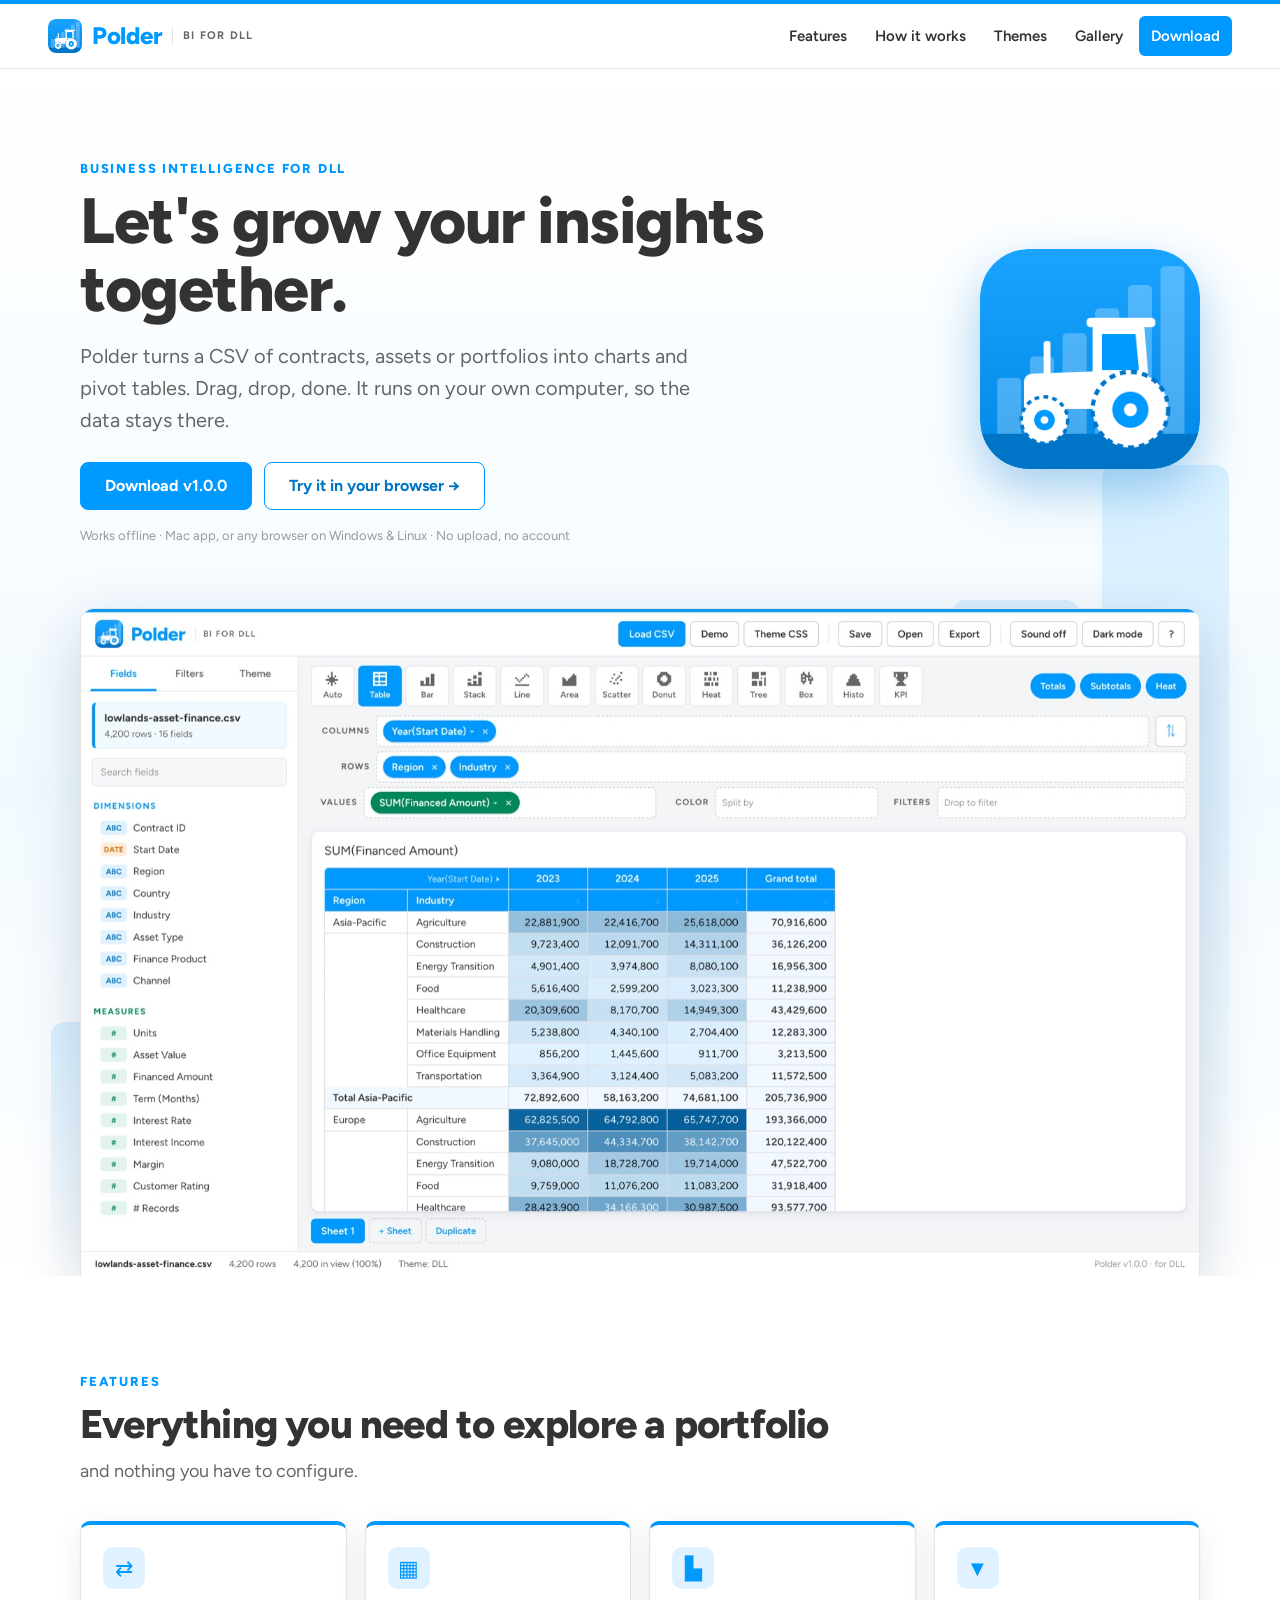
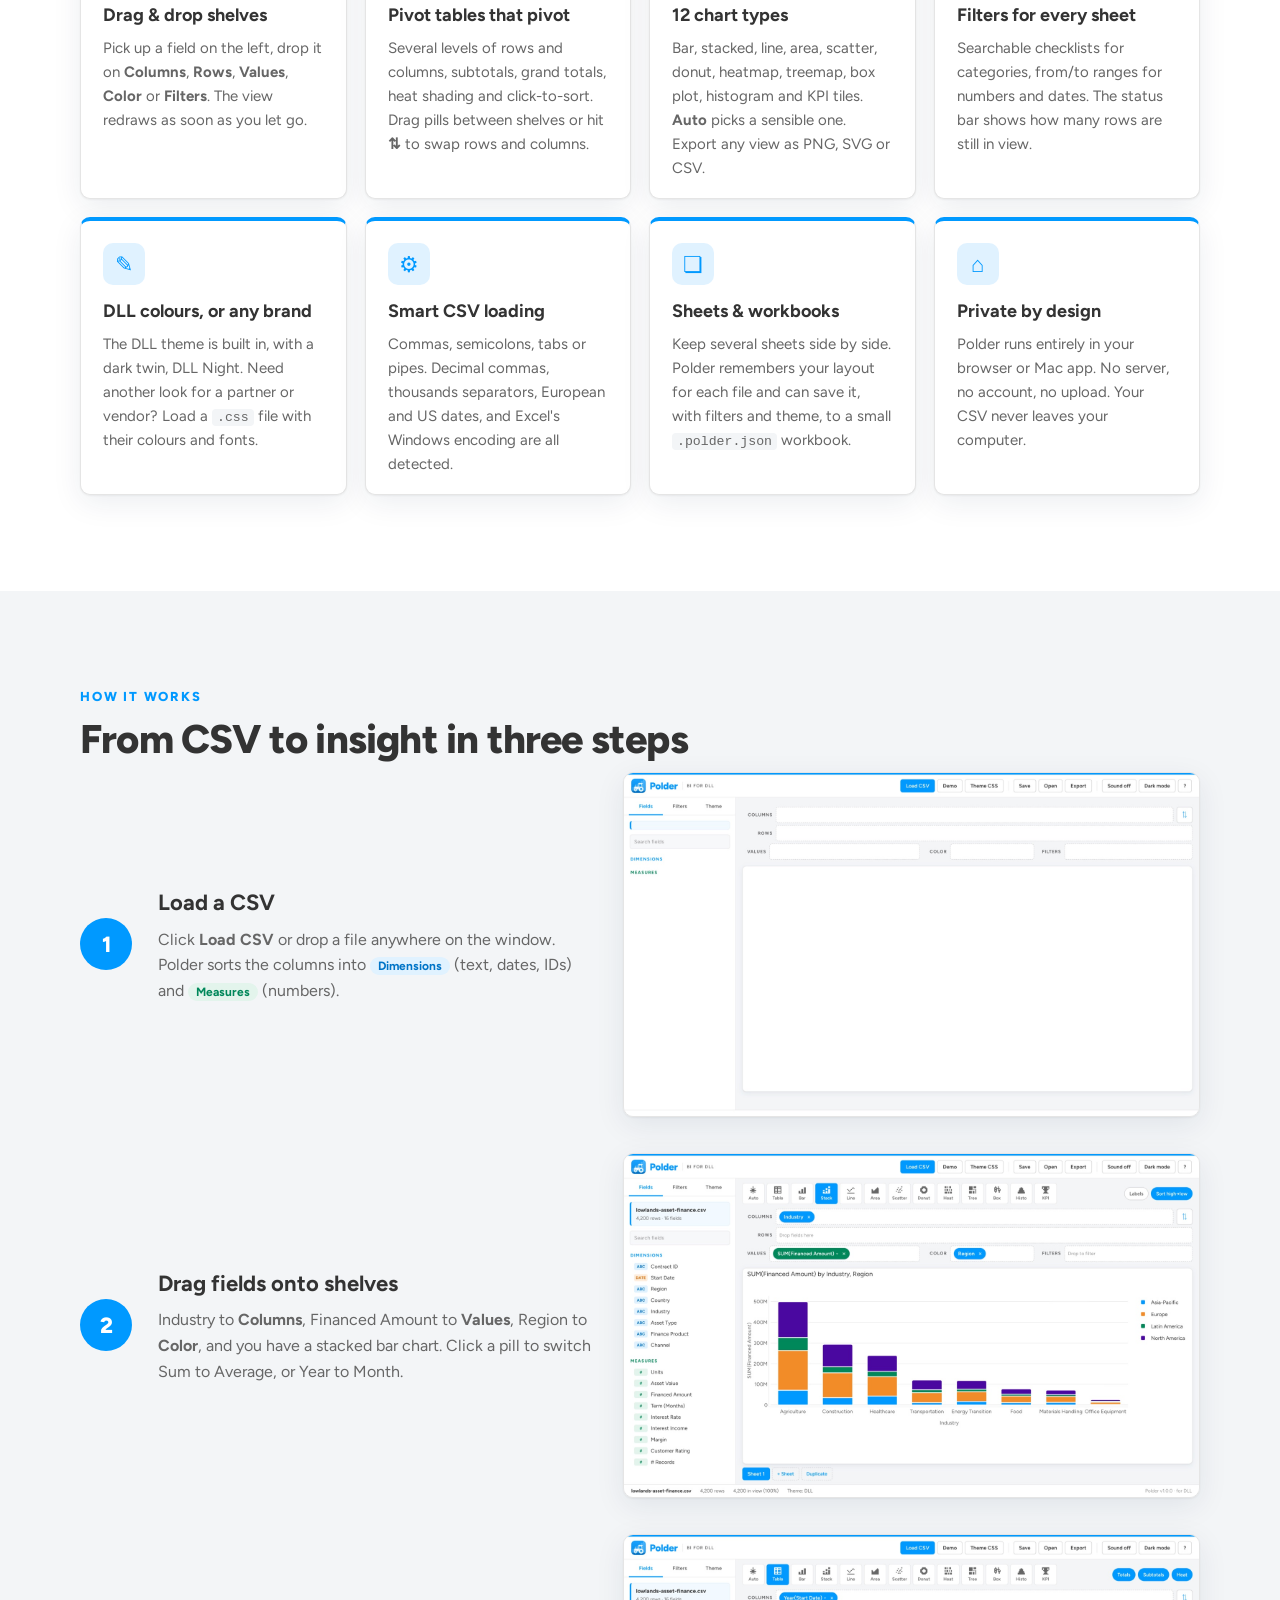
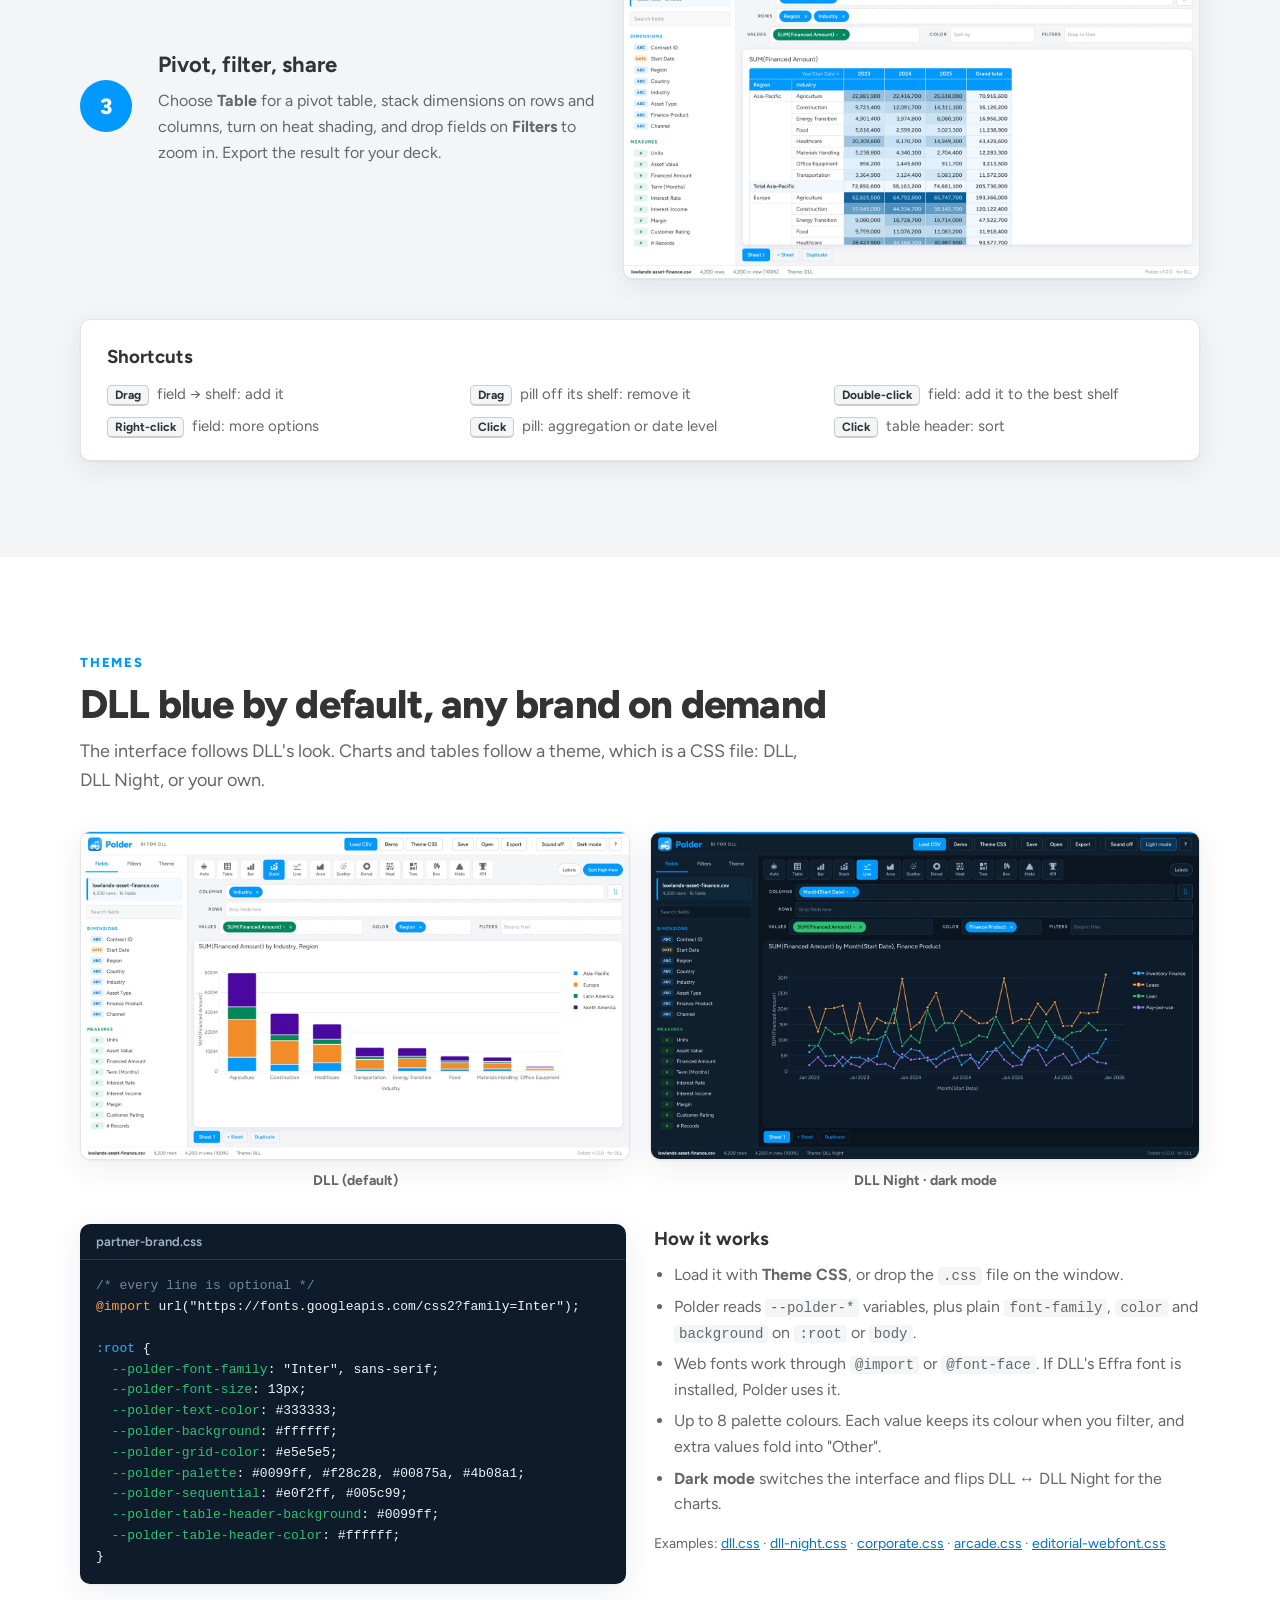
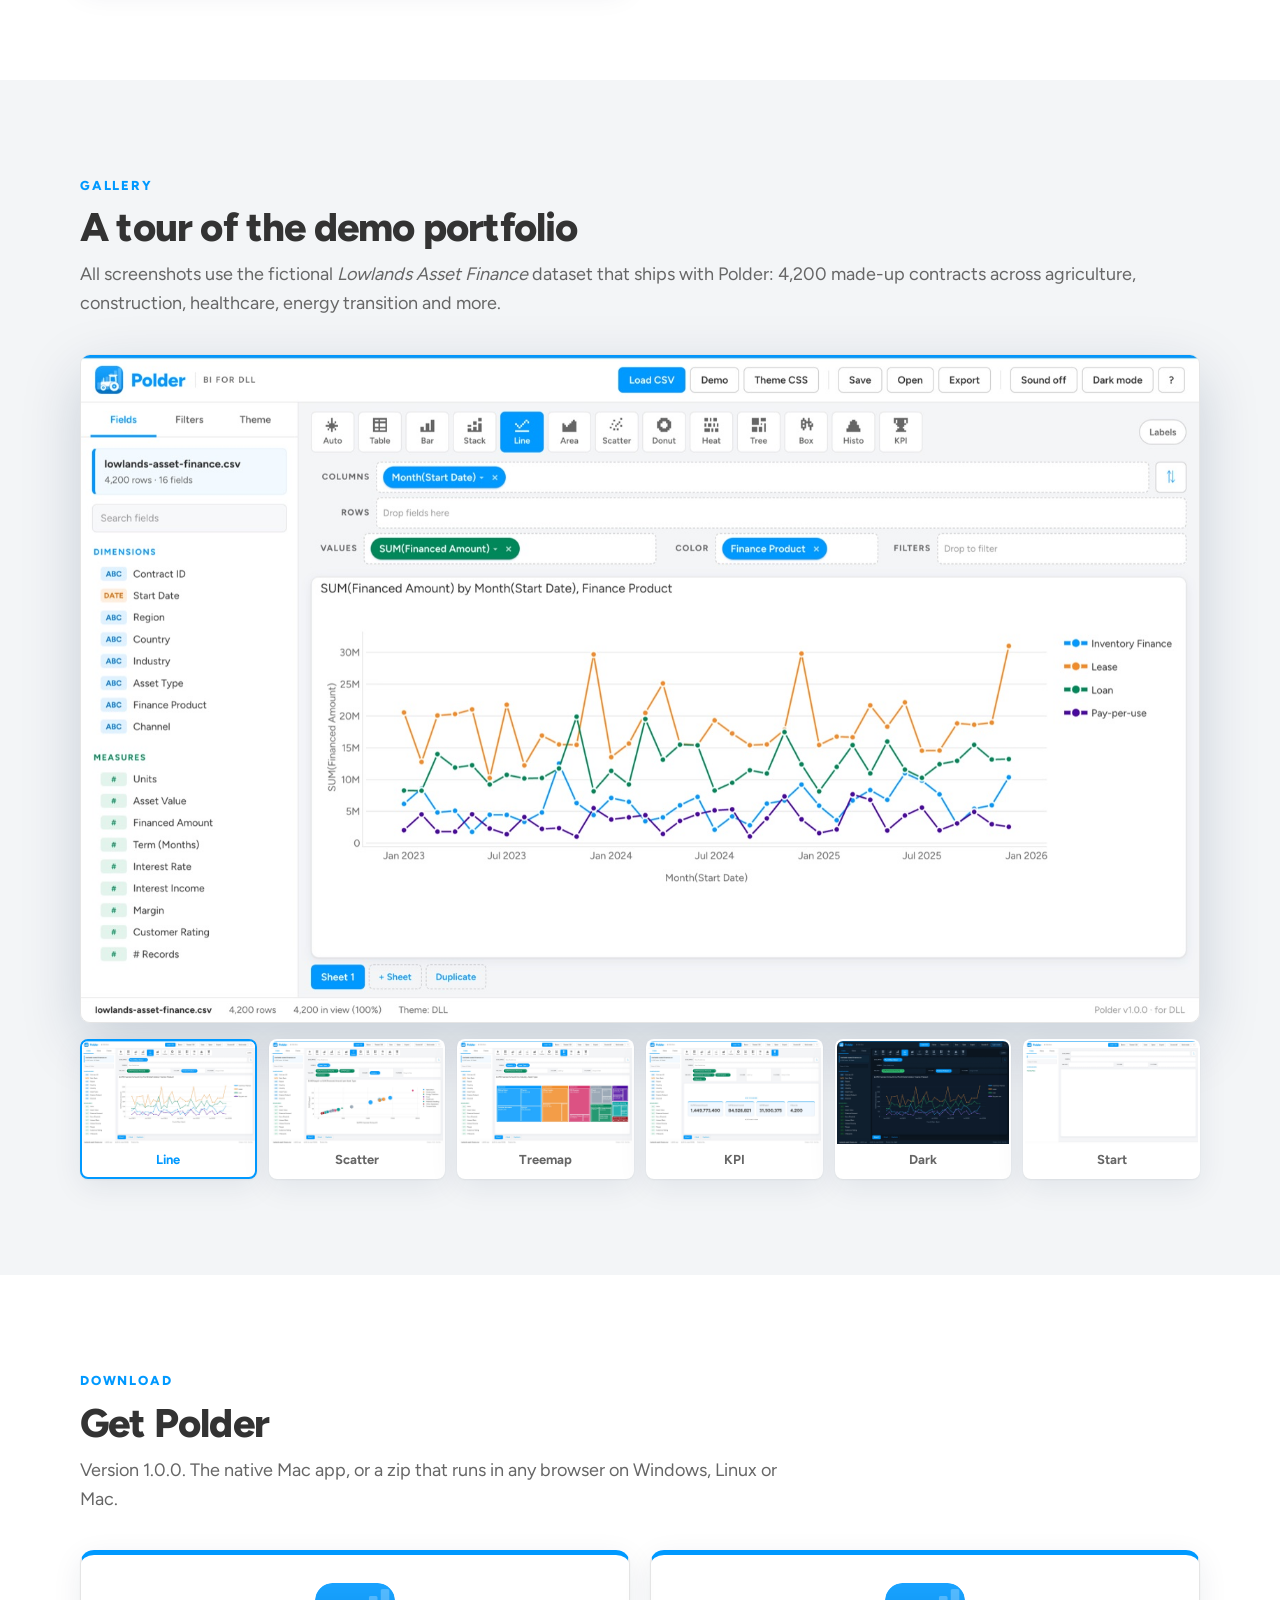
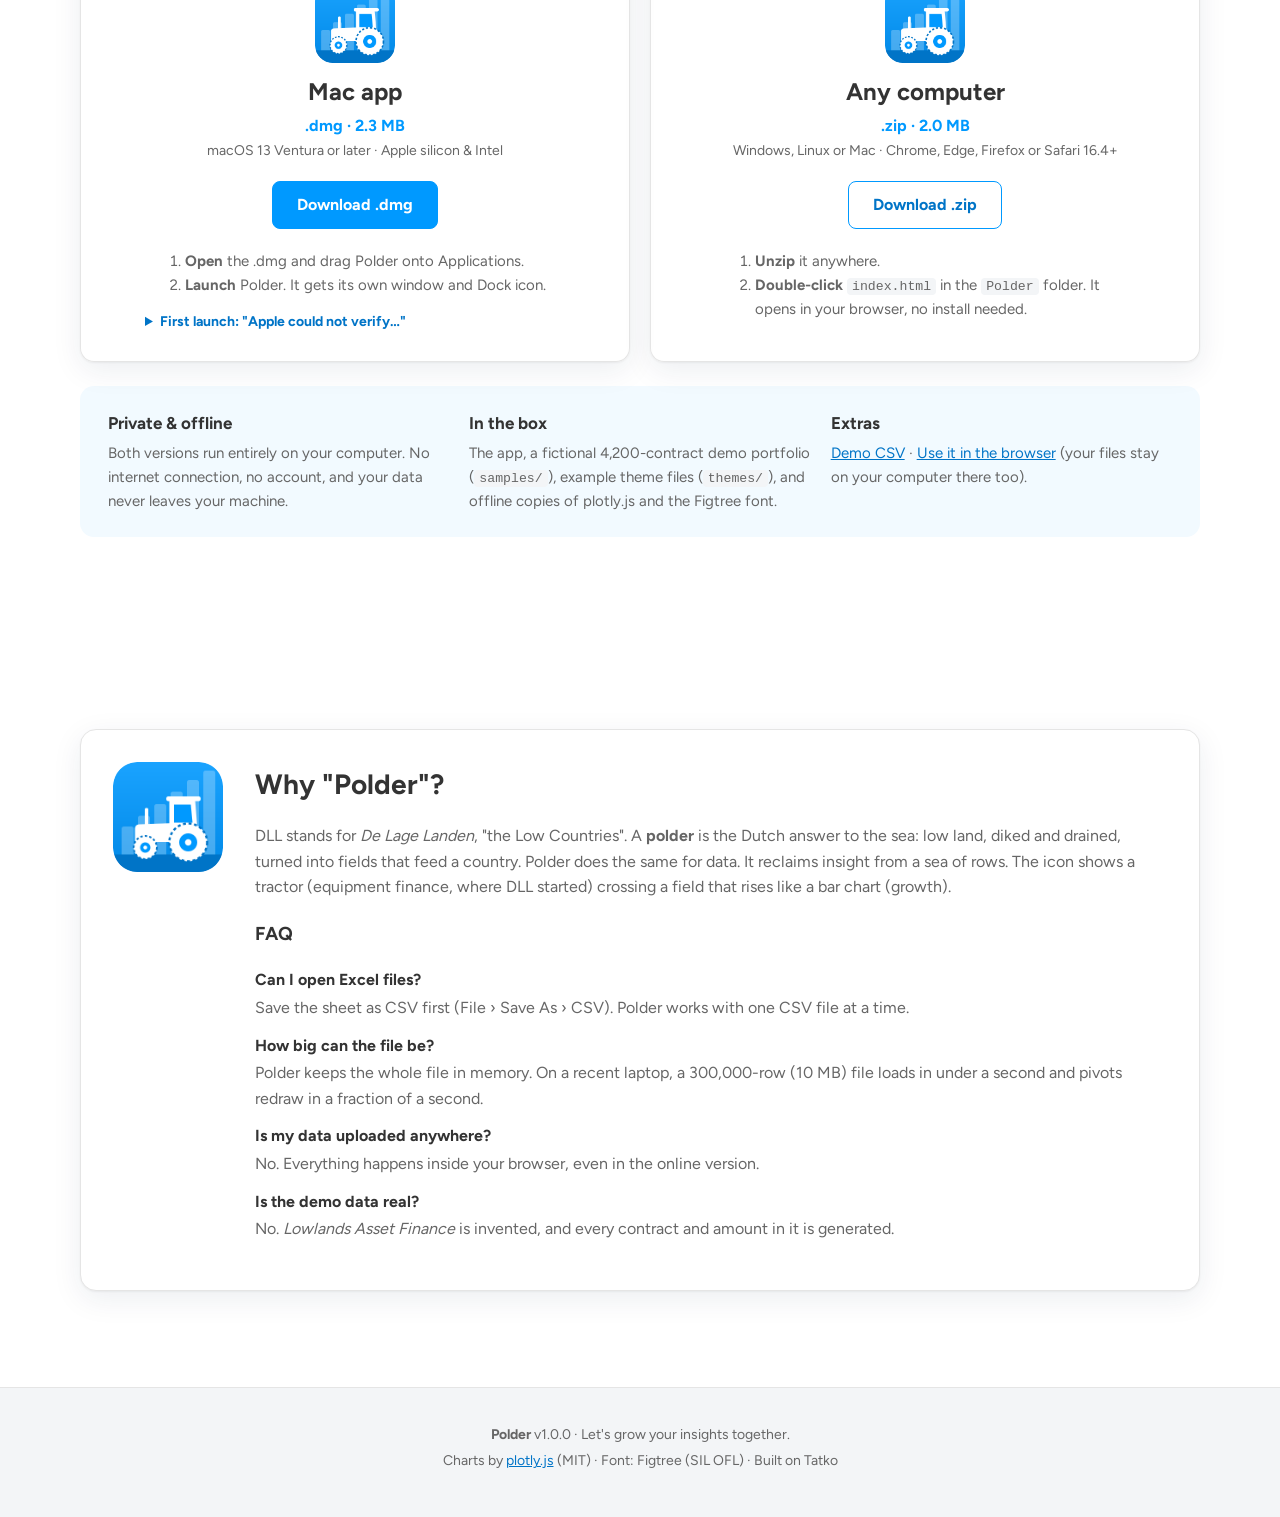
<file: index.html>
<!doctype html>
<html lang="en">
<head>
  <meta charset="utf-8">
  <meta name="viewport" content="width=device-width, initial-scale=1">
  <title>Polder · Business intelligence for DLL</title>
  <meta name="description" content="Polder turns any CSV file into charts and pivot tables by drag and drop. Offline, private, and dressed in DLL blue.">
  <meta property="og:title" content="Polder · BI for DLL">
  <meta property="og:description" content="Let's grow your insights together. Drag-and-drop business intelligence for one CSV file.">
  <meta property="og:image" content="assets/screens/table.jpg">
  <link rel="icon" href="assets/favicon.ico" sizes="any">
  <link rel="icon" type="image/png" sizes="32x32" href="assets/icon-32.png">
  <link rel="apple-touch-icon" href="assets/icon-180.png">
  <link rel="stylesheet" href="assets/fonts.css">
  <link rel="stylesheet" href="css/site.css">
</head>
<body>
  <a class="skip" href="#download">Skip to download</a>

  <header class="nav">
    <a class="nav-brand" href="#top"><img src="assets/icon-64.png" alt="" width="34" height="34"><span>Polder</span><small>BI for DLL</small></a>
    <nav class="nav-links" aria-label="Sections">
      <a href="#features">Features</a>
      <a href="#how">How it works</a>
      <a href="#themes">Themes</a>
      <a href="#gallery">Gallery</a>
      <a class="nav-cta" href="#download">Download</a>
    </nav>
  </header>

  <main id="top">
    <!-- ============================================================ HERO -->
    <section class="hero">
      <div class="hero-bars" aria-hidden="true"><span></span><span></span><span></span><span></span><span></span><span></span><span></span><span></span></div>
      <div class="hero-inner">
        <div class="hero-text">
          <p class="eyebrow">Business intelligence for DLL</p>
          <h1 class="logo">Let's grow your insights together.</h1>
          <p class="tagline">Polder turns a CSV of contracts, assets or portfolios into charts and pivot tables. Drag, drop, done. It runs on your own computer, so the data stays there.</p>
          <div class="cta-row">
            <a class="btn btn-primary big" href="#download">Download v<span data-version>1.0.0</span></a>
            <a class="btn big" href="play/index.html#demo&amp;preset=table">Try it in your browser →</a>
          </div>
          <p class="fineprint">Works offline · Mac app, or any browser on Windows &amp; Linux · No upload, no account</p>
        </div>
        <img class="hero-icon" src="assets/icon-256.png" alt="Polder icon: a white tractor driving over a rising bar chart on a DLL-blue tile" width="200" height="200">
      </div>
      <figure class="hero-shot">
        <img src="assets/screens/table.jpg" alt="Polder pivot table: financed amount by region and industry in rows, years in columns, with heat shading, subtotals and grand totals" width="1600" height="955">
      </figure>
    </section>

    <!-- ======================================================== FEATURES -->
    <section class="section" id="features">
      <p class="kicker">Features</p>
      <h2 class="section-title">Everything you need to explore a portfolio</h2>
      <p class="lede">and nothing you have to configure.</p>
      <div class="cards">
        <article class="card"><div class="card-icon" aria-hidden="true">⇄</div><h3>Drag &amp; drop shelves</h3>
          <p>Pick up a field on the left, drop it on <b>Columns</b>, <b>Rows</b>, <b>Values</b>, <b>Color</b> or <b>Filters</b>. The view redraws as soon as you let go.</p></article>
        <article class="card"><div class="card-icon" aria-hidden="true">▦</div><h3>Pivot tables that pivot</h3>
          <p>Several levels of rows and columns, subtotals, grand totals, heat shading and click-to-sort. Drag pills between shelves or hit <b>⇅</b> to swap rows and columns.</p></article>
        <article class="card"><div class="card-icon" aria-hidden="true">▙</div><h3>12 chart types</h3>
          <p>Bar, stacked, line, area, scatter, donut, heatmap, treemap, box plot, histogram and KPI tiles. <b>Auto</b> picks a sensible one. Export any view as PNG, SVG or CSV.</p></article>
        <article class="card"><div class="card-icon" aria-hidden="true">▼</div><h3>Filters for every sheet</h3>
          <p>Searchable checklists for categories, from/to ranges for numbers and dates. The status bar shows how many rows are still in view.</p></article>
        <article class="card"><div class="card-icon" aria-hidden="true">✎</div><h3>DLL colours, or any brand</h3>
          <p>The DLL theme is built in, with a dark twin, DLL Night. Need another look for a partner or vendor? Load a <code>.css</code> file with their colours and fonts.</p></article>
        <article class="card"><div class="card-icon" aria-hidden="true">⚙</div><h3>Smart CSV loading</h3>
          <p>Commas, semicolons, tabs or pipes. Decimal commas, thousands separators, European and US dates, and Excel's Windows encoding are all detected.</p></article>
        <article class="card"><div class="card-icon" aria-hidden="true">❏</div><h3>Sheets &amp; workbooks</h3>
          <p>Keep several sheets side by side. Polder remembers your layout for each file and can save it, with filters and theme, to a small <code>.polder.json</code> workbook.</p></article>
        <article class="card"><div class="card-icon" aria-hidden="true">⌂</div><h3>Private by design</h3>
          <p>Polder runs entirely in your browser or Mac app. No server, no account, no upload. Your CSV never leaves your computer.</p></article>
      </div>
    </section>

    <!-- ===================================================== HOW IT WORKS -->
    <section class="section alt" id="how">
      <p class="kicker">How it works</p>
      <h2 class="section-title">From CSV to insight in three steps</h2>
      <ol class="steps">
        <li class="step">
          <div class="step-num">1</div>
          <div class="step-body"><h3>Load a CSV</h3>
            <p>Click <b>Load CSV</b> or drop a file anywhere on the window. Polder sorts the columns into <span class="tag dim">Dimensions</span> (text, dates, IDs) and <span class="tag mea">Measures</span> (numbers).</p></div>
          <img src="assets/screens/splash.jpg" alt="Polder start screen with Load CSV and demo buttons" loading="lazy" width="1600" height="955">
        </li>
        <li class="step">
          <div class="step-num">2</div>
          <div class="step-body"><h3>Drag fields onto shelves</h3>
            <p>Industry to <b>Columns</b>, Financed Amount to <b>Values</b>, Region to <b>Color</b>, and you have a stacked bar chart. Click a pill to switch Sum to Average, or Year to Month.</p></div>
          <img src="assets/screens/bar.jpg" alt="Stacked bar chart of financed amount by industry, split by region" loading="lazy" width="1600" height="955">
        </li>
        <li class="step">
          <div class="step-num">3</div>
          <div class="step-body"><h3>Pivot, filter, share</h3>
            <p>Choose <b>Table</b> for a pivot table, stack dimensions on rows and columns, turn on heat shading, and drop fields on <b>Filters</b> to zoom in. Export the result for your deck.</p></div>
          <img src="assets/screens/table.jpg" alt="Pivot table with years in columns and region and industry in rows" loading="lazy" width="1600" height="955">
        </li>
      </ol>
      <div class="controls">
        <h3>Shortcuts</h3>
        <ul>
          <li><kbd>Drag</kbd> field → shelf: add it</li>
          <li><kbd>Drag</kbd> pill off its shelf: remove it</li>
          <li><kbd>Double-click</kbd> field: add it to the best shelf</li>
          <li><kbd>Right-click</kbd> field: more options</li>
          <li><kbd>Click</kbd> pill: aggregation or date level</li>
          <li><kbd>Click</kbd> table header: sort</li>
        </ul>
      </div>
    </section>

    <!-- ============================================================ THEMES -->
    <section class="section" id="themes">
      <p class="kicker">Themes</p>
      <h2 class="section-title">DLL blue by default, any brand on demand</h2>
      <p class="lede">The interface follows DLL's look. Charts and tables follow a theme, which is a CSS file: DLL, DLL Night, or your own.</p>
      <div class="theme-split">
        <figure class="shot"><img src="assets/screens/bar.jpg" alt="Stacked bar chart in the default DLL theme" loading="lazy" width="1600" height="955"><figcaption>DLL (default)</figcaption></figure>
        <figure class="shot"><img src="assets/screens/dark.jpg" alt="Line chart in dark mode with the DLL Night theme" loading="lazy" width="1600" height="955"><figcaption>DLL Night · dark mode</figcaption></figure>
      </div>
      <div class="theme-code">
        <div class="code-box">
          <div class="code-head">partner-brand.css</div>
<pre><code><span class="c">/* every line is optional */</span>
<span class="k">@import</span> url("https://fonts.googleapis.com/css2?family=Inter");

<span class="s">:root</span> {
  <span class="p">--polder-font-family</span>: "Inter", sans-serif;
  <span class="p">--polder-font-size</span>: 13px;
  <span class="p">--polder-text-color</span>: #333333;
  <span class="p">--polder-background</span>: #ffffff;
  <span class="p">--polder-grid-color</span>: #e5e5e5;
  <span class="p">--polder-palette</span>: #0099ff, #f28c28, #00875a, #4b08a1;
  <span class="p">--polder-sequential</span>: #e0f2ff, #005c99;
  <span class="p">--polder-table-header-background</span>: #0099ff;
  <span class="p">--polder-table-header-color</span>: #ffffff;
}</code></pre>
        </div>
        <div class="theme-notes">
          <h3>How it works</h3>
          <ul>
            <li>Load it with <b>Theme CSS</b>, or drop the <code>.css</code> file on the window.</li>
            <li>Polder reads <code>--polder-*</code> variables, plus plain <code>font-family</code>, <code>color</code> and <code>background</code> on <code>:root</code> or <code>body</code>.</li>
            <li>Web fonts work through <code>@import</code> or <code>@font-face</code>. If DLL's Effra font is installed, Polder uses it.</li>
            <li>Up to 8 palette colours. Each value keeps its colour when you filter, and extra values fold into "Other".</li>
            <li><b>Dark mode</b> switches the interface and flips DLL ↔ DLL Night for the charts.</li>
          </ul>
          <p class="dl-themes">Examples:
            <a href="download/dll.css" download>dll.css</a> ·
            <a href="download/dll-night.css" download>dll-night.css</a> ·
            <a href="download/corporate.css" download>corporate.css</a> ·
            <a href="download/arcade.css" download>arcade.css</a> ·
            <a href="download/editorial-webfont.css" download>editorial-webfont.css</a></p>
        </div>
      </div>
    </section>

    <!-- =========================================================== GALLERY -->
    <section class="section alt" id="gallery">
      <p class="kicker">Gallery</p>
      <h2 class="section-title">A tour of the demo portfolio</h2>
      <p class="lede">All screenshots use the fictional <i>Lowlands Asset Finance</i> dataset that ships with Polder: 4,200 made-up contracts across agriculture, construction, healthcare, energy transition and more.</p>
      <div class="gallery">
        <figure class="gallery-main"><img id="galleryMain" src="assets/screens/line.jpg" alt="Line chart of monthly financed amount by finance product" width="1600" height="955"></figure>
        <div class="gallery-thumbs" role="list">
          <button class="thumb is-active" role="listitem" data-src="assets/screens/line.jpg" data-alt="Line chart of monthly financed amount by finance product"><img src="assets/screens/line.jpg" alt="" loading="lazy" width="1600" height="955"><span>Line</span></button>
          <button class="thumb" role="listitem" data-src="assets/screens/scatter.jpg" data-alt="Scatter plot of margin versus financed amount per asset type, sized by units"><img src="assets/screens/scatter.jpg" alt="" loading="lazy" width="1600" height="955"><span>Scatter</span></button>
          <button class="thumb" role="listitem" data-src="assets/screens/treemap.jpg" data-alt="Treemap of financed amount by industry and asset type"><img src="assets/screens/treemap.jpg" alt="" loading="lazy" width="1600" height="955"><span>Treemap</span></button>
          <button class="thumb" role="listitem" data-src="assets/screens/kpi.jpg" data-alt="KPI tiles with financed amount, interest income, margin and contract count"><img src="assets/screens/kpi.jpg" alt="" loading="lazy" width="1600" height="955"><span>KPI</span></button>
          <button class="thumb" role="listitem" data-src="assets/screens/dark.jpg" data-alt="Dark mode with the DLL Night theme"><img src="assets/screens/dark.jpg" alt="" loading="lazy" width="1600" height="955"><span>Dark</span></button>
          <button class="thumb" role="listitem" data-src="assets/screens/splash.jpg" data-alt="Polder start screen"><img src="assets/screens/splash.jpg" alt="" loading="lazy" width="1600" height="955"><span>Start</span></button>
        </div>
      </div>
    </section>

    <!-- ========================================================== DOWNLOAD -->
    <section class="section" id="download">
      <p class="kicker">Download</p>
      <h2 class="section-title">Get Polder</h2>
      <p class="lede">Version <span data-version>1.0.0</span>. The native Mac app, or a zip that runs in any browser on Windows, Linux or Mac.</p>
      <div class="platforms">
        <article class="platform">
          <img src="assets/icon-128.png" alt="" width="80" height="80" class="dl-icon">
          <h3>Mac app</h3>
          <p class="dl-meta">.dmg · <span data-size-dmg>2.3 MB</span></p>
          <p class="platform-for">macOS 13 Ventura or later · Apple silicon &amp; Intel</p>
          <a class="btn btn-primary big" href="download/Polder-latest.dmg" download>Download .dmg</a>
          <ol class="install">
            <li><b>Open</b> the .dmg and drag Polder onto Applications.</li>
            <li><b>Launch</b> Polder. It gets its own window and Dock icon.</li>
          </ol>
          <details class="gatekeeper">
            <summary>First launch: "Apple could not verify…"</summary>
            <p>Polder isn't notarized by Apple yet, so macOS asks you to confirm once. Click <b>Done</b>, open <b>System Settings › Privacy &amp; Security</b>, scroll down and click <b>Open Anyway</b> next to Polder. You won't be asked again.</p>
          </details>
        </article>
        <article class="platform">
          <img src="assets/icon-128.png" alt="" width="80" height="80" class="dl-icon">
          <h3>Any computer</h3>
          <p class="dl-meta">.zip · <span data-size>2.0 MB</span></p>
          <p class="platform-for">Windows, Linux or Mac · Chrome, Edge, Firefox or Safari 16.4+</p>
          <a class="btn big" href="download/Polder-latest.zip" download>Download .zip</a>
          <ol class="install">
            <li><b>Unzip</b> it anywhere.</li>
            <li><b>Double-click</b> <code>index.html</code> in the <code>Polder</code> folder. It opens in your browser, no install needed.</li>
          </ol>
        </article>
      </div>
      <div class="dl-extra">
        <div><h3>Private &amp; offline</h3><p>Both versions run entirely on your computer. No internet connection, no account, and your data never leaves your machine.</p></div>
        <div><h3>In the box</h3><p>The app, a fictional 4,200-contract demo portfolio (<code>samples/</code>), example theme files (<code>themes/</code>), and offline copies of plotly.js and the Figtree font.</p></div>
        <div><h3>Extras</h3><p><a href="download/lowlands-asset-finance.csv" download>Demo CSV</a> · <a href="play/index.html">Use it in the browser</a> (your files stay on your computer there too).</p></div>
      </div>
    </section>

    <!-- ============================================================ ABOUT -->
    <section class="section about">
      <div class="about-box">
        <img src="assets/icon-128.png" alt="" width="110" height="110" class="about-icon">
        <div>
          <h2>Why "Polder"?</h2>
          <p>DLL stands for <i lang="nl">De Lage Landen</i>, "the Low Countries". A <b lang="nl">polder</b> is the Dutch answer to the sea: low land, diked and drained, turned into fields that feed a country. Polder does the same for data. It reclaims insight from a sea of rows. The icon shows a tractor (equipment finance, where DLL started) crossing a field that rises like a bar chart (growth).</p>
          <h3>FAQ</h3>
          <dl class="faq">
            <dt>Can I open Excel files?</dt><dd>Save the sheet as CSV first (File › Save As › CSV). Polder works with one CSV file at a time.</dd>
            <dt>How big can the file be?</dt><dd>Polder keeps the whole file in memory. On a recent laptop, a 300,000-row (10 MB) file loads in under a second and pivots redraw in a fraction of a second.</dd>
            <dt>Is my data uploaded anywhere?</dt><dd>No. Everything happens inside your browser, even in the online version.</dd>
            <dt>Is the demo data real?</dt><dd>No. <i>Lowlands Asset Finance</i> is invented, and every contract and amount in it is generated.</dd>
          </dl>
        </div>
      </div>
    </section>
  </main>

  <footer class="footer">
    <p><b>Polder</b> v<span data-version>1.0.0</span> · Let's grow your insights together.</p>
    <p>Charts by <a href="https://plotly.com/javascript/">plotly.js</a> (MIT) · Font: Figtree (SIL OFL) · Built on Tatko</p>
  </footer>

  <script>
    // Gallery: click a thumbnail to show it big.
    document.querySelectorAll('.thumb').forEach(function (b) {
      b.addEventListener('click', function () {
        var main = document.getElementById('galleryMain');
        main.src = b.dataset.src; main.alt = b.dataset.alt;
        document.querySelectorAll('.thumb').forEach(function (t) { t.classList.toggle('is-active', t === b); });
      });
    });
  </script>
</body>
</html>
</file>
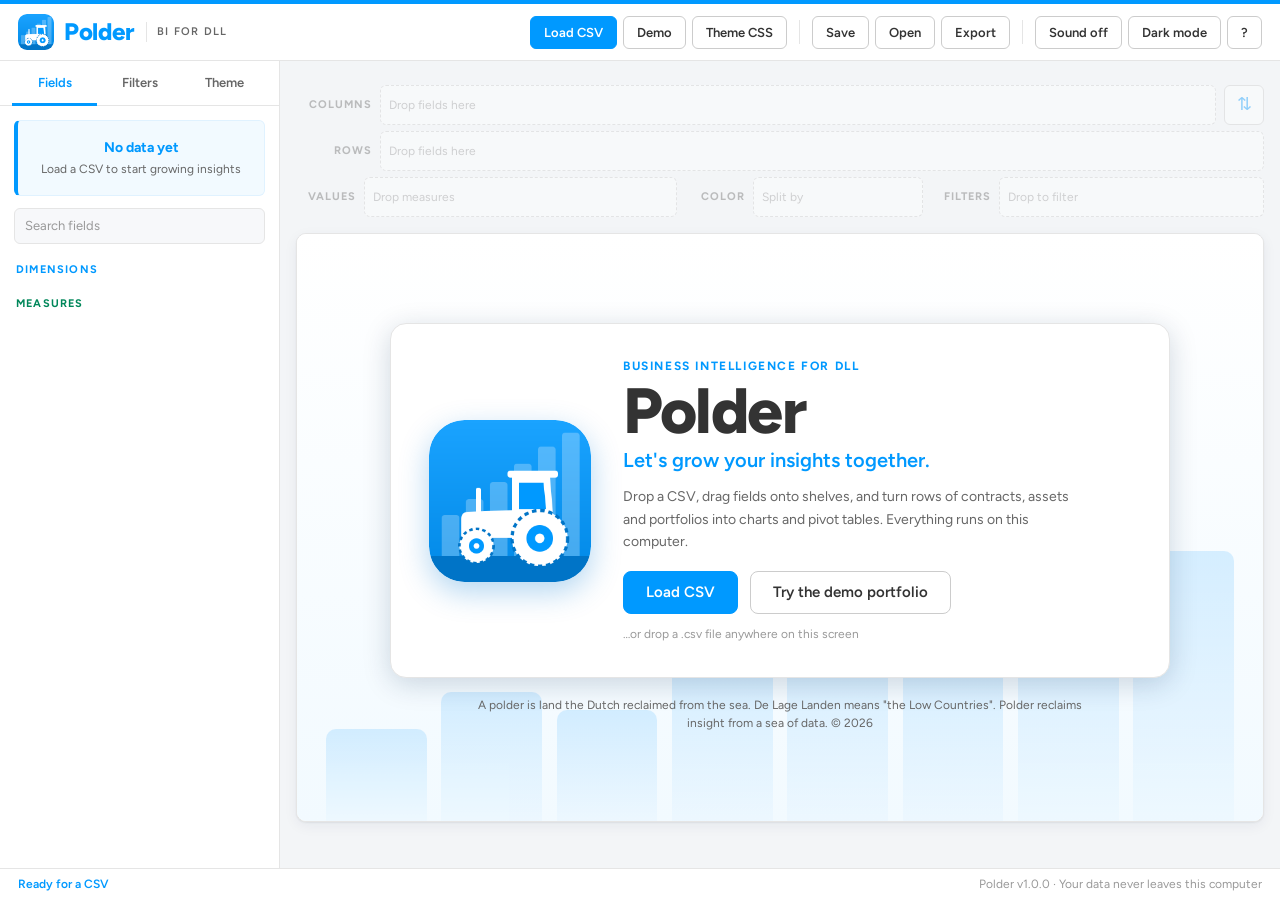
<file: app/index.html>
<!doctype html>
<html lang="en">
<head>
  <meta charset="utf-8">
  <meta name="viewport" content="width=device-width, initial-scale=1">
  <title>Polder · BI for DLL</title>
  <meta name="description" content="Polder: drag-and-drop business intelligence for CSV files, in DLL colours.">
  <link rel="icon" href="assets/favicon.ico" sizes="any">
  <link rel="icon" type="image/png" sizes="32x32" href="assets/icon-32.png">
  <link rel="apple-touch-icon" href="assets/icon-180.png">
  <link rel="stylesheet" href="css/fonts.css">
  <link rel="stylesheet" href="css/polder.css">
</head>
<body>
  <div id="app">
    <header class="topbar">
      <div class="brand">
        <img src="assets/icon-64.png" class="brand-icon" alt="" width="36" height="36">
        <span class="brand-name">Polder</span>
        <span class="brand-sub">BI for DLL</span>
      </div>
      <nav class="toolbar" aria-label="Main">
        <button class="btn btn-primary" data-action="open-csv" title="Load a CSV file (or drop one anywhere)">Load CSV</button>
        <button class="btn" data-action="demo" title="Load the demo portfolio">Demo</button>
        <button class="btn" data-action="open-theme" title="Load a CSS file with your colors and fonts">Theme CSS</button>
        <span class="sep" aria-hidden="true"></span>
        <button class="btn" data-action="save-game" title="Save layout, filters and theme to a file">Save</button>
        <button class="btn" data-action="load-game" title="Open a saved .polder.json layout">Open</button>
        <button class="btn" data-action="export" title="Export chart or data">Export</button>
        <span class="sep" aria-hidden="true"></span>
        <button class="btn btn-toggle" data-action="toggle-sfx" aria-pressed="false">Sound off</button>
        <button class="btn btn-toggle" data-action="toggle-dark" aria-pressed="false">Dark mode</button>
        <button class="btn" data-action="help" title="How to use Polder">?</button>
      </nav>
    </header>

    <aside class="sidebar">
      <div class="tabs" role="tablist">
        <button class="tab is-active" role="tab" data-tab="fields">Fields</button>
        <button class="tab" role="tab" data-tab="filters" data-drop="filters">Filters <span class="badge" id="filterCount"></span></button>
        <button class="tab" role="tab" data-tab="theme">Theme</button>
      </div>
      <section class="panel" id="panel-fields" data-drop="trash">
        <div class="dataset-card" id="datasetCard"></div>
        <input class="search" id="fieldSearch" placeholder="Search fields" autocomplete="off" spellcheck="false">
        <h3 class="group-title dim">Dimensions</h3>
        <ul id="dimList" class="field-list"></ul>
        <h3 class="group-title mea">Measures</h3>
        <ul id="meaList" class="field-list"></ul>
      </section>
      <section class="panel" id="panel-filters" data-drop="filters" hidden></section>
      <section class="panel" id="panel-theme" hidden></section>
    </aside>

    <main class="workspace">
      <div class="markrow">
        <div class="marks" id="markBar" role="toolbar" aria-label="Chart type"></div>
        <div class="viz-options" id="vizOptions"></div>
      </div>
      <div class="shelves">
        <div class="shelf" data-shelf="columns">
          <span class="shelf-label">Columns</span>
          <div class="shelf-drop" data-drop="columns"></div>
          <button class="swap" data-swap title="Pivot: swap rows and columns">⇅</button>
        </div>
        <div class="shelf" data-shelf="rows">
          <span class="shelf-label">Rows</span>
          <div class="shelf-drop" data-drop="rows"></div>
        </div>
        <div class="shelf-row">
          <div class="shelf" data-shelf="values">
            <span class="shelf-label">Values</span>
            <div class="shelf-drop" data-drop="values"></div>
          </div>
          <div class="shelf narrow" data-shelf="color">
            <span class="shelf-label">Color</span>
            <div class="shelf-drop" data-drop="color"></div>
          </div>
          <div class="shelf" data-shelf="filters">
            <span class="shelf-label">Filters</span>
            <div class="shelf-drop" data-drop="filters"></div>
          </div>
        </div>
      </div>
      <div class="viz-frame">
        <div id="viz" class="viz"></div>
      </div>
      <div class="sheet-tabs" id="sheetTabs"></div>
    </main>

    <footer class="statusbar" id="status"></footer>
  </div>

  <input type="file" id="csvInput" accept=".csv,.tsv,.txt,text/csv,text/tab-separated-values" hidden>
  <input type="file" id="themeInput" accept=".css,text/css" hidden>
  <input type="file" id="gameInput" accept=".json,application/json" hidden>

  <div id="menu" class="popmenu" hidden></div>
  <div id="modal" class="modal" hidden></div>
  <div id="toast" class="toast" hidden role="status" aria-live="polite"></div>
  <div id="loading" class="loading" hidden>
    <div class="loading-box"><div class="loading-text">Loading</div><div class="loading-bar"><span></span></div></div>
  </div>
  <div class="file-drop-overlay" aria-hidden="true"><div>Drop to load<small>.csv data · .css theme · .json workbook</small></div></div>

  <script src="vendor/plotly.min.js"></script>
  <script src="samples/demo-data.js"></script>
  <script src="js/data.js"></script>
  <script src="js/theme.js"></script>
  <script src="js/pivot.js"></script>
  <script src="js/charts.js"></script>
  <script src="js/export.js"></script>
  <script src="js/app.js"></script>
</body>
</html>
</file>
<file: assets/fonts.css>
/* Generated by tools/build.py - fonts under the SIL Open Font License (see fonts/). */
@font-face { font-family: 'Figtree'; src: url([data-uri]) format('truetype'); font-weight: 300 900; font-display: block; }
</file>
<file: css/site.css>
/* Polder landing page - DLL look: DLL blue #0099ff on white, greys #333/#666. */

:root {
  --blue: #0099ff;
  --blue-dk: #0a85d6;
  --blue-dkr: #0074c7;
  --blue-lt: #e0f2ff;
  --blue-50: #f2faff;
  --green: #00875a;
  --green-lt: #e3f4ec;
  --ink: #333333;
  --ink-dim: #666666;
  --ink-faint: #999999;
  --line: #e5e5e5;
  --bg-alt: #f3f5f7;
  --radius: 10px;
  --shadow: 0 1px 2px rgba(0, 0, 0, .05), 0 8px 30px rgba(0, 40, 80, .08);
  --shadow-hi: 0 20px 60px rgba(0, 40, 80, .18);
  --font: "Effra", "Figtree", Arial, Helvetica, sans-serif;
}

* { box-sizing: border-box; }
html { scroll-behavior: smooth; }
body { margin: 0; background: #fff; color: var(--ink); font: 16px/1.6 var(--font); -webkit-font-smoothing: antialiased; }
img { max-width: 100%; height: auto; display: block; }
a { color: var(--blue-dkr); }
a:hover { color: var(--blue); }
code { font: .88em ui-monospace, Menlo, Consolas, monospace; background: var(--bg-alt); padding: 1px 5px; border-radius: 4px; }
:focus-visible { outline: 2px solid var(--blue); outline-offset: 3px; }
.skip { position: absolute; left: -999px; top: 8px; background: var(--blue); color: #fff; padding: 8px 12px; z-index: 100; border-radius: 6px; }
.skip:focus { left: 8px; }

/* ------------------------------------------------------------------ nav */
.nav {
  position: sticky; top: 0; z-index: 50; display: flex; align-items: center; gap: 20px;
  padding: 12px clamp(16px, 4vw, 48px); background: rgba(255, 255, 255, .94); backdrop-filter: blur(8px);
  border-top: 4px solid var(--blue); border-bottom: 1px solid var(--line);
}
.nav-brand { display: flex; align-items: center; gap: 10px; text-decoration: none; color: var(--blue); }
.nav-brand img { border-radius: 8px; }
.nav-brand span { font-size: 24px; font-weight: 800; letter-spacing: -.3px; }
.nav-brand small { font-size: 11px; font-weight: 700; letter-spacing: 1.2px; text-transform: uppercase; color: var(--ink-dim); border-left: 1px solid var(--line); padding-left: 10px; }
.nav-links { display: flex; align-items: center; gap: 4px; margin-left: auto; flex-wrap: wrap; }
.nav-links a { color: var(--ink); text-decoration: none; font-size: 15px; font-weight: 600; padding: 8px 12px; border-radius: 6px; }
.nav-links a:hover { color: var(--blue); background: var(--blue-50); }
.nav-links .nav-cta { background: var(--blue); color: #fff; }
.nav-links .nav-cta:hover { background: var(--blue-dk); color: #fff; }

/* -------------------------------------------------------------- buttons */
.btn {
  display: inline-block; text-decoration: none; font-weight: 700; font-size: 15px; line-height: 1;
  color: var(--blue-dkr); background: #fff; border: 1.5px solid var(--blue); border-radius: 8px; padding: 13px 20px;
  transition: background-color .15s, color .15s;
}
.btn:hover { background: var(--blue-50); color: var(--blue-dkr); }
.btn-primary { background: var(--blue); color: #fff; }
.btn-primary:hover { background: var(--blue-dk); border-color: var(--blue-dk); color: #fff; }
.btn.big { font-size: 16px; padding: 15px 24px; }

/* ----------------------------------------------------------------- hero */
.hero { position: relative; overflow: hidden; padding: clamp(40px, 7vw, 90px) clamp(16px, 4vw, 48px) 0; background: linear-gradient(180deg, #fff 0%, var(--blue-50) 60%, #fff 100%); }
.hero-bars { position: absolute; inset: auto 0 0 0; height: 70%; display: flex; align-items: flex-end; gap: 2%; padding: 0 4%; opacity: .55; pointer-events: none; }
.hero-bars span { flex: 1; border-radius: 14px 14px 0 0; background: linear-gradient(180deg, rgba(0, 153, 255, .22), rgba(0, 153, 255, 0)); }
.hero-bars span:nth-child(1) { height: 30%; } .hero-bars span:nth-child(2) { height: 42%; } .hero-bars span:nth-child(3) { height: 36%; }
.hero-bars span:nth-child(4) { height: 55%; } .hero-bars span:nth-child(5) { height: 64%; } .hero-bars span:nth-child(6) { height: 60%; }
.hero-bars span:nth-child(7) { height: 80%; } .hero-bars span:nth-child(8) { height: 96%; }
.hero-inner { position: relative; max-width: 1120px; margin: 0 auto; display: flex; align-items: center; gap: 48px; }
.hero-text { flex: 1; min-width: 0; }
.eyebrow, .kicker { margin: 0 0 8px; font-size: 13px; font-weight: 800; letter-spacing: 1.8px; text-transform: uppercase; color: var(--blue); }
.logo { margin: 0; font-size: clamp(36px, 5.4vw, 64px); font-weight: 800; line-height: 1.05; letter-spacing: -1.5px; color: var(--ink); }
.tagline { font-size: clamp(17px, 1.6vw, 20px); color: var(--ink-dim); max-width: 620px; margin: 18px 0 26px; }
.cta-row { display: flex; gap: 12px; flex-wrap: wrap; }
.fineprint { font-size: 13px; color: var(--ink-faint); margin-top: 16px; }
.hero-icon { flex: none; width: clamp(120px, 18vw, 220px); border-radius: 22%; box-shadow: 0 20px 50px rgba(0, 120, 210, .35); }
.hero-shot { position: relative; max-width: 1120px; margin: 48px auto 0; border-radius: 14px 14px 0 0; overflow: hidden; border: 1px solid var(--line); border-bottom: 0; box-shadow: var(--shadow-hi); }

/* ------------------------------------------------------------- sections */
.section { padding: clamp(56px, 8vw, 96px) clamp(16px, 4vw, 48px); max-width: 1216px; margin: 0 auto; }
.section.alt { max-width: none; background: var(--bg-alt); }
.section.alt > * { max-width: 1120px; margin-left: auto; margin-right: auto; }
.section-title { font-size: clamp(28px, 3.4vw, 40px); font-weight: 800; letter-spacing: -.8px; line-height: 1.15; margin: 0 0 10px; }
.lede { font-size: 18px; color: var(--ink-dim); max-width: 720px; margin: 0 0 36px; }

.cards { display: grid; grid-template-columns: repeat(auto-fill, minmax(250px, 1fr)); gap: 18px; }
.card { background: #fff; border: 1px solid var(--line); border-radius: var(--radius); padding: 22px 22px 18px; box-shadow: var(--shadow); border-top: 4px solid var(--blue); }
.card-icon { width: 42px; height: 42px; border-radius: 10px; display: grid; place-items: center; font-size: 22px; color: var(--blue); background: var(--blue-lt); margin-bottom: 12px; }
.card h3 { font-size: 18px; margin: 0 0 6px; }
.card p { margin: 0; font-size: 15px; color: var(--ink-dim); }

.steps { list-style: none; padding: 0; margin: 0 auto 40px; display: grid; gap: 36px; }
.step { display: grid; grid-template-columns: 56px minmax(0, 1fr) minmax(0, 1.3fr); gap: 22px; align-items: center; }
.step-num { width: 52px; height: 52px; border-radius: 50%; display: grid; place-items: center; font-size: 22px; font-weight: 800; color: #fff; background: var(--blue); }
.step h3 { font-size: 22px; margin: 0 0 6px; }
.step p { margin: 0; color: var(--ink-dim); }
.step img { border-radius: var(--radius); border: 1px solid var(--line); box-shadow: var(--shadow); }
.tag { font-size: 12px; font-weight: 700; padding: 2px 8px; border-radius: 999px; }
.tag.dim { color: var(--blue-dkr); background: var(--blue-lt); }
.tag.mea { color: var(--green); background: var(--green-lt); }
.controls { background: #fff; border: 1px solid var(--line); border-radius: var(--radius); padding: 22px 26px; box-shadow: var(--shadow); }
.controls h3 { margin: 0 0 10px; }
.controls ul { list-style: none; padding: 0; margin: 0; display: grid; grid-template-columns: repeat(auto-fill, minmax(280px, 1fr)); gap: 8px 24px; color: var(--ink-dim); font-size: 15px; }
kbd { font: 700 12px var(--font); color: var(--ink); background: var(--bg-alt); border: 1px solid #ccc; border-bottom-width: 2px; border-radius: 5px; padding: 2px 7px; margin-right: 4px; }

.theme-split { display: grid; grid-template-columns: 1fr 1fr; gap: 20px; margin-bottom: 32px; }
.shot { margin: 0; }
.shot img { border-radius: var(--radius); border: 1px solid var(--line); box-shadow: var(--shadow); }
.shot figcaption { font-size: 14px; font-weight: 700; color: var(--ink-dim); margin-top: 10px; text-align: center; }
.theme-code { display: grid; grid-template-columns: minmax(0, 1fr) minmax(0, 1fr); gap: 28px; align-items: start; }
.code-box { background: #0d1b2a; border-radius: var(--radius); overflow: hidden; box-shadow: var(--shadow); }
.code-head { font: 600 13px var(--font); color: #9fb3c8; padding: 10px 16px; border-bottom: 1px solid #1f3550; }
.code-box pre { margin: 0; padding: 16px; overflow: auto; font: 13px/1.6 ui-monospace, Menlo, Consolas, monospace; color: #eef3f8; }
.code-box code { background: none; padding: 0; font: inherit; }
.code-box .c { color: #6f87a0; } .code-box .k { color: #ff9f45; } .code-box .s { color: #33adff; } .code-box .p { color: #2fbf71; }
.theme-notes h3 { margin: 0 0 8px; }
.theme-notes ul { padding-left: 20px; color: var(--ink-dim); margin: 0 0 16px; }
.theme-notes li { margin-bottom: 6px; }
.dl-themes { font-size: 14px; color: var(--ink-dim); }

.gallery-main { margin: 0 0 16px; }
.gallery-main img { border-radius: var(--radius); border: 1px solid var(--line); box-shadow: var(--shadow-hi); }
.gallery-thumbs { display: grid; grid-template-columns: repeat(6, 1fr); gap: 12px; }
.thumb { border: 2px solid transparent; border-radius: 8px; padding: 0; background: #fff; cursor: pointer; overflow: hidden; box-shadow: var(--shadow); font: inherit; }
.thumb span { display: block; font-size: 13px; font-weight: 700; color: var(--ink-dim); padding: 6px 0; }
.thumb.is-active { border-color: var(--blue); }
.thumb.is-active span { color: var(--blue); }

.platforms { display: grid; grid-template-columns: 1fr 1fr; gap: 20px; margin-bottom: 24px; }
.platform { border: 1px solid var(--line); border-radius: 14px; padding: 28px; box-shadow: var(--shadow); text-align: center; border-top: 5px solid var(--blue); }
.dl-icon { margin: 0 auto 10px; border-radius: 22%; }
.platform h3 { font-size: 24px; margin: 0; }
.dl-meta { margin: 2px 0; font-weight: 700; color: var(--blue); }
.platform-for { margin: 0 0 18px; color: var(--ink-dim); font-size: 14px; }
.install { text-align: left; color: var(--ink-dim); font-size: 15px; margin: 20px auto 0; max-width: 420px; }
.gatekeeper { text-align: left; margin: 14px auto 0; max-width: 420px; font-size: 14px; color: var(--ink-dim); }
.gatekeeper summary { cursor: pointer; font-weight: 700; color: var(--blue-dkr); }
.dl-extra { display: grid; grid-template-columns: repeat(3, 1fr); gap: 20px; background: var(--blue-50); border-radius: 14px; padding: 24px 28px; }
.dl-extra h3 { margin: 0 0 4px; font-size: 17px; }
.dl-extra p { margin: 0; font-size: 15px; color: var(--ink-dim); }

.about-box { display: flex; gap: 32px; align-items: flex-start; background: #fff; border: 1px solid var(--line); border-radius: 16px; padding: 32px; box-shadow: var(--shadow); }
.about-icon { flex: none; border-radius: 22%; }
.about-box h2 { margin: 0 0 8px; font-size: 28px; }
.about-box p { color: var(--ink-dim); }
.faq dt { font-weight: 700; margin-top: 12px; }
.faq dd { margin: 2px 0 0; color: var(--ink-dim); }

.footer { text-align: center; padding: 32px 16px 40px; font-size: 14px; color: var(--ink-dim); border-top: 1px solid var(--line); background: var(--bg-alt); }
.footer p { margin: 4px 0; }

@media (max-width: 900px) {
  .hero-inner { flex-direction: column-reverse; align-items: flex-start; gap: 24px; }
  .step { grid-template-columns: 52px minmax(0, 1fr); }
  .step img { grid-column: 1 / -1; }
  .theme-split, .theme-code, .platforms, .dl-extra { grid-template-columns: minmax(0, 1fr); }
  .gallery-thumbs { grid-template-columns: repeat(3, 1fr); }
  .about-box { flex-direction: column; }
}
@media (max-width: 640px) {
  .nav-brand small { display: none; }
  .nav-links a:not(.nav-cta) { display: none; }
}
@media (prefers-reduced-motion: reduce) { html { scroll-behavior: auto; } }
</file>
<file: app/css/fonts.css>
/* Generated by tools/build.py - fonts under the SIL Open Font License (see fonts/). */
@font-face { font-family: 'Figtree'; src: url([data-uri]) format('truetype'); font-weight: 300 900; font-display: block; }
</file>
<file: app/css/polder.css>
/* Polder - UI in the DLL look: DLL blue #0099ff on white, greys #333/#666,
 * Effra (DLL's typeface) when installed, else the embedded Figtree.
 * The visualization area (#viz) is styled by the user's theme CSS through
 * --viz-* variables set at runtime (see theme.js). */

:root {
  --blue: #0099ff;
  --blue-dk: #0a85d6;
  --blue-dkr: #0074c7;
  --blue-lt: #e0f2ff;
  --blue-50: #f2faff;
  --green: #00875a;
  --green-lt: #e3f4ec;
  --orange: #d9730d;
  --orange-lt: #fdeedd;
  --red: #cd332c;
  --bg: #f3f5f7;
  --panel: #ffffff;
  --well: #f7f8fa;
  --line: #e5e5e5;
  --line-hi: #cccccc;
  --ink: #333333;
  --ink-dim: #666666;
  --ink-faint: #999999;
  --shadow: 0 1px 2px rgba(0, 0, 0, .06), 0 4px 14px rgba(0, 40, 80, .06);
  --shadow-hi: 0 6px 28px rgba(0, 40, 80, .18);
  --radius: 6px;
  --font: "Effra", "Figtree", Arial, Helvetica, sans-serif;
  color-scheme: light;
}
body.dark {
  --blue-lt: #0f3352;
  --blue-50: #0f2538;
  --green: #2fbf71;
  --green-lt: #0f3326;
  --orange: #ff9f45;
  --orange-lt: #3a2612;
  --bg: #0a1520;
  --panel: #0f1f2e;
  --well: #0c1926;
  --line: #1f3550;
  --line-hi: #2c4a6b;
  --ink: #eef3f8;
  --ink-dim: #9fb3c8;
  --ink-faint: #6f87a0;
  --shadow: 0 1px 2px rgba(0, 0, 0, .4), 0 4px 14px rgba(0, 0, 0, .25);
  --shadow-hi: 0 6px 28px rgba(0, 0, 0, .5);
  color-scheme: dark;
}

* { box-sizing: border-box; }
html, body { margin: 0; height: 100%; }
body {
  background: var(--bg);
  color: var(--ink);
  font-family: var(--font);
  font-size: 14px;
  line-height: 1.4;
  overflow: hidden;
  -webkit-font-smoothing: antialiased;
}
button, input, select { font: inherit; color: inherit; }
::selection { background: var(--blue); color: #fff; }
:focus-visible { outline: 2px solid var(--blue); outline-offset: 2px; }
[hidden] { display: none !important; }

/* ------------------------------------------------------------------ layout */

#app {
  display: grid;
  grid-template-columns: 280px minmax(0, 1fr);
  grid-template-rows: auto minmax(0, 1fr) auto;
  height: 100vh;
}
.topbar { grid-column: 1 / -1; }
.sidebar { grid-row: 2; grid-column: 1; }
.workspace { grid-row: 2; grid-column: 2; }
.statusbar { grid-column: 1 / -1; }

/* ------------------------------------------------------------------ topbar */

.topbar {
  display: flex; align-items: center; gap: 16px;
  padding: 10px 18px;
  background: var(--panel);
  border-top: 4px solid var(--blue);
  border-bottom: 1px solid var(--line);
  position: relative; z-index: 5;
}
.brand { display: flex; align-items: center; gap: 10px; flex: none; }
.brand-icon { width: 36px; height: 36px; border-radius: 9px; }
.brand-name { font-size: 24px; font-weight: 800; letter-spacing: -.3px; color: var(--blue); line-height: 1; }
.brand-sub {
  font-size: 11px; font-weight: 600; letter-spacing: 1.2px; text-transform: uppercase; color: var(--ink-dim);
  padding-left: 10px; border-left: 1px solid var(--line); margin-left: 2px; line-height: 20px;
}
.toolbar { display: flex; flex-wrap: wrap; align-items: center; gap: 6px; margin-left: auto; }
.sep { width: 1px; height: 24px; background: var(--line); margin: 0 6px; }

.btn {
  font-size: 13px; font-weight: 600; line-height: 1;
  color: var(--ink); background: var(--panel);
  border: 1px solid var(--line-hi); border-radius: var(--radius);
  padding: 9px 13px; cursor: pointer; position: relative;
  transition: background-color .15s, border-color .15s, color .15s, box-shadow .15s;
}
.btn:hover { border-color: var(--blue); color: var(--blue); }
.btn:active { transform: translateY(1px); }
.btn-primary { background: var(--blue); border-color: var(--blue); color: #fff; }
.btn-primary:hover { background: var(--blue-dk); border-color: var(--blue-dk); color: #fff; }
.btn-toggle[aria-pressed="true"] { background: var(--blue-lt); border-color: var(--blue); color: var(--blue-dkr); }
body.dark .btn-toggle[aria-pressed="true"] { color: #9fd6ff; }
.btn.big { font-size: 15px; padding: 13px 22px; border-radius: 8px; }
.btn.block { display: block; width: 100%; margin: 12px 0; }
.btn.ghost { background: transparent; border-color: transparent; color: var(--blue); }
.btn.ghost:hover { background: var(--blue-50); }

.mini {
  font-size: 12px; font-weight: 600; line-height: 1;
  background: var(--panel); color: var(--ink); border: 1px solid var(--line-hi); border-radius: 999px; padding: 6px 11px; cursor: pointer;
}
.mini:hover { color: var(--blue); border-color: var(--blue); }

/* ----------------------------------------------------------------- sidebar */

.sidebar {
  display: flex; flex-direction: column; min-height: 0;
  background: var(--panel);
  border-right: 1px solid var(--line);
}
.tabs { display: flex; gap: 0; padding: 0 12px; border-bottom: 1px solid var(--line); }
.tab {
  white-space: nowrap; flex: 1; font-size: 13px; font-weight: 600; padding: 13px 4px 11px;
  background: transparent; border: 0; border-bottom: 3px solid transparent; color: var(--ink-dim); cursor: pointer; margin-bottom: -1px;
}
.tab:hover { color: var(--ink); }
.tab.is-active { color: var(--blue); border-bottom-color: var(--blue); }
.badge { display: inline-block; min-width: 18px; color: #fff; background: var(--blue); border-radius: 999px; padding: 1px 6px; margin-left: 3px; font-size: 11px; line-height: 16px; }
.badge:empty { display: none; }
.panel { flex: 1; overflow: auto; padding: 14px 14px 18px; min-height: 0; scrollbar-color: var(--line-hi) transparent; }

.dataset-card { background: var(--blue-50); border: 1px solid var(--blue-lt); border-left: 4px solid var(--blue); border-radius: var(--radius); padding: 10px 12px; margin: 0 0 12px; }
.ds-name { font-size: 14px; font-weight: 700; color: var(--ink); line-height: 1.3; word-break: break-all; }
.ds-meta { font-size: 12px; color: var(--ink-dim); margin-top: 3px; }
.ds-empty { font-size: 14px; font-weight: 700; color: var(--blue); line-height: 1.5; text-align: center; padding: 6px; }
.ds-empty span { color: var(--ink-dim); font-size: 12px; font-weight: 400; }

.search {
  width: 100%; background: var(--well); border: 1px solid var(--line); border-radius: var(--radius);
  padding: 8px 10px; font-size: 13px; color: var(--ink);
}
.search:focus { outline: none; border-color: var(--blue); box-shadow: 0 0 0 3px var(--blue-lt); }
.search::placeholder { color: var(--ink-faint); }
.search.small { font-size: 12px; padding: 6px 8px; }

.group-title { font-size: 11px; font-weight: 700; text-transform: uppercase; letter-spacing: 1.2px; margin: 18px 2px 6px; }
.group-title.dim { color: var(--blue); }
.group-title.mea { color: var(--green); }
.field-list { list-style: none; margin: 0; padding: 0; }
.field {
  display: flex; align-items: center; gap: 8px; padding: 5px 8px; font-size: 13px; border-radius: var(--radius);
  cursor: grab; user-select: none; touch-action: none; border-left: 3px solid transparent;
}
.field:hover, .field:focus-visible { background: var(--blue-50); border-left-color: var(--blue); outline: none; }
.field.mea:hover, .field.mea:focus-visible { background: var(--green-lt); border-left-color: var(--green); }
.fname { overflow: hidden; text-overflow: ellipsis; white-space: nowrap; }
.field-none { font-size: 12px; color: var(--ink-faint); padding: 4px 10px; }
.ftype {
  flex: none; font-size: 10px; font-weight: 700; min-width: 34px; text-align: center; padding: 2px 4px; border-radius: 4px;
  color: var(--blue-dkr); background: var(--blue-lt);
}
body.dark .ftype { color: #9fd6ff; }
.field.mea .ftype, .ftype.t-number { color: var(--green); background: var(--green-lt); }
.field.dim .ftype.t-number { color: var(--blue-dkr); background: var(--blue-lt); }
body.dark .field.dim .ftype.t-number { color: #9fd6ff; }
.ftype.t-date { color: var(--orange); background: var(--orange-lt); }
.ftype.t-records { color: var(--green); background: var(--green-lt); }

/* -------------------------------------------------------------- workspace */

.workspace { display: flex; flex-direction: column; min-width: 0; min-height: 0; background: var(--bg); }
.markrow { display: flex; align-items: center; gap: 10px; padding: 12px 16px 4px; flex-wrap: wrap; }
.marks { display: flex; flex-wrap: wrap; gap: 5px; }
.mark-btn {
  display: flex; flex-direction: column; align-items: center; gap: 4px; width: 56px; padding: 7px 0 6px;
  font-size: 11px; font-weight: 600; color: var(--ink-dim); background: var(--panel); border: 1px solid var(--line); border-radius: var(--radius); cursor: pointer;
  transition: border-color .15s, color .15s, background-color .15s;
}
.mark-btn:hover { color: var(--blue); border-color: var(--blue); }
.mark-btn.is-active { color: #fff; background: var(--blue); border-color: var(--blue); }
.mark-btn.is-auto { color: var(--blue); border-color: var(--blue); box-shadow: inset 0 0 0 1px var(--blue); }
.mark-btn.is-active.is-auto { color: #fff; }
.px-icon { width: 18px; height: 18px; display: block; }
.viz-options { display: flex; gap: 6px; margin-left: auto; flex-wrap: wrap; }
.opt {
  font-size: 12px; font-weight: 600; padding: 7px 12px; border: 1px solid var(--line-hi); border-radius: 999px; cursor: pointer;
  background: var(--panel); color: var(--ink-dim);
}
.opt.on { color: #fff; background: var(--blue); border-color: var(--blue); }
.opt:hover:not(.on) { color: var(--blue); border-color: var(--blue); }

.shelves { display: flex; flex-direction: column; gap: 6px; padding: 8px 16px 8px; }
.shelf-row { display: grid; grid-template-columns: minmax(0, 1.6fr) minmax(0, 1fr) minmax(0, 1.4fr); gap: 8px; }
.shelf { display: flex; align-items: stretch; gap: 8px; min-width: 0; }
.shelf-row .shelf .shelf-label { width: 60px; }
.shelf-label {
  flex: none; width: 76px; display: flex; align-items: center; justify-content: flex-end;
  font-size: 11px; font-weight: 700; text-transform: uppercase; letter-spacing: 1px; color: var(--ink-dim);
}
.shelf-drop {
  flex: 1; min-width: 0; min-height: 40px; display: flex; flex-wrap: wrap; align-items: center; gap: 6px;
  padding: 5px 8px; background: var(--panel);
  border: 1px dashed var(--line-hi); border-radius: var(--radius);
  transition: background-color .12s, border-color .12s;
}
.shelf-hint { font-size: 12px; color: var(--ink-faint); pointer-events: none; }
.swap {
  flex: none; width: 40px; font-size: 18px; border: 1px solid var(--line-hi); border-radius: var(--radius); cursor: pointer; background: var(--panel); color: var(--blue);
}
.swap:hover { border-color: var(--blue); background: var(--blue-50); }
.workspace.no-data .shelves, .workspace.no-data .markrow { opacity: .4; pointer-events: none; }

/* Drag & drop affordances */
body.is-dragging, body.is-dragging * { cursor: grabbing !important; }
body.is-dragging .can-drop { outline: 2px dashed var(--blue); outline-offset: -2px; }
body.is-dragging .tab.can-drop { outline-offset: -4px; }
body.is-dragging .drop-hover { background: var(--blue-lt) !important; outline: 2px solid var(--blue) !important; }
.drop-caret { display: inline-block; width: 3px; height: 24px; border-radius: 2px; background: var(--blue); animation: blink .8s steps(1) infinite; }

/* Pills */
.pill {
  display: inline-flex; align-items: center; gap: 4px; height: 28px; max-width: 280px;
  padding: 0 4px 0 11px; border: 0; border-radius: 999px;
  font-size: 13px; font-weight: 600; line-height: 1;
  color: #fff; background: var(--blue);
  box-shadow: 0 1px 2px rgba(0, 60, 120, .25);
  cursor: grab; user-select: none; touch-action: none;
}
.pill.mea { background: var(--green); }
body.dark .pill.mea { color: #062417; }
.pill.flt { background: var(--panel); color: var(--ink); border: 1px solid var(--line-hi); box-shadow: none; cursor: pointer; }
.pill.flt.on { background: var(--blue-lt); border-color: var(--blue); color: var(--blue-dkr); }
body.dark .pill.flt.on { color: #9fd6ff; }
.pill.flt em { font-style: normal; opacity: .75; font-weight: 400; }
.pill:focus-visible { outline: 2px solid var(--ink); outline-offset: 2px; }
.pill-text { white-space: nowrap; overflow: hidden; text-overflow: ellipsis; }
.pill-caret { font-size: 10px; opacity: .7; }
.pill-x { font-size: 17px; line-height: 1; background: none; border: 0; border-radius: 999px; width: 20px; height: 20px; padding: 0; cursor: pointer; color: inherit; opacity: .7; }
.pill-x:hover { opacity: 1; background: rgba(0, 0, 0, .18); }
.drag-src { opacity: .3; }
.drag-ghost {
  position: fixed; left: 0; top: 0; z-index: 3000; pointer-events: none;
  box-shadow: var(--shadow-hi); transform: rotate(-2deg);
}
.drag-ghost.will-remove { background: var(--red); color: #fff; text-decoration: line-through; }
.just-dropped { animation: pop .3s ease-out; }
@keyframes pop { 0% { transform: scale(1.18); } 100% { transform: scale(1); } }
.poof {
  position: fixed; width: 6px; height: 6px; margin: -3px 0 0 -3px; z-index: 3000; pointer-events: none; background: transparent; border-radius: 50%;
  box-shadow: -12px -12px 0 var(--blue), 12px -12px 0 var(--green), -12px 12px 0 var(--green), 12px 12px 0 var(--blue), 0 -17px 0 var(--blue), 0 17px 0 var(--green), -17px 0 0 var(--green), 17px 0 0 var(--blue);
  animation: poof .4s ease-out forwards;
}
@keyframes poof { 0% { transform: scale(.4); opacity: 1; } 100% { transform: scale(2.2); opacity: 0; } }

/* ------------------------------------------------------------------- viz */

.viz-frame { flex: 1; min-height: 0; padding: 8px 16px 6px; display: flex; }
.viz-frame .viz { flex: 1; min-width: 0; border: 1px solid var(--line); border-radius: 10px; box-shadow: var(--shadow); }
.viz {
  position: relative; overflow: hidden;
  background: var(--viz-bg, #ffffff); color: var(--viz-text, #333333);
  font-family: var(--viz-font); font-size: var(--viz-font-size, 13px);
}
.viz.is-splash { background: var(--panel); color: var(--ink); }
.plot-scroll { position: absolute; inset: 0; overflow: auto; }
.plot { width: 100%; height: 100%; }
.viz-notes {
  position: absolute; left: 12px; bottom: 8px; display: flex; gap: 8px; flex-wrap: wrap; pointer-events: none;
  font-family: var(--font); font-size: 11px; color: var(--viz-muted);
}
.viz-notes span { background: var(--viz-bg); padding: 3px 8px; border-radius: 999px; box-shadow: inset 0 0 0 1px var(--viz-grid); }

.message {
  position: absolute; inset: 0; display: flex; flex-direction: column; align-items: center; justify-content: center; gap: 12px;
  text-align: center; padding: 24px; font-family: var(--font);
}
.msg-title { font-size: 22px; font-weight: 700; color: var(--viz-accent, var(--blue)); line-height: 1.3; }
.msg-sub { font-size: 14px; line-height: 1.6; color: var(--viz-muted, var(--ink-dim)); max-width: 560px; }
.msg-sub b { color: var(--viz-text); font-weight: 700; }
.msg-sub.small { font-size: 12px; }
.ready-arrow { font-size: 28px; color: var(--viz-accent); animation: nudge 1.4s ease-in-out infinite; }
@keyframes nudge { 50% { transform: translateX(-10px); } }

/* Pivot table: everything comes from the theme */
.pivot-wrap { position: absolute; inset: 0; overflow: auto; padding: 14px 16px 30px; }
.pivot-caption { font-family: var(--viz-title-font); font-size: var(--viz-title-size); margin: 0 0 10px; color: var(--viz-text); }
.pivot { border-collapse: separate; border-spacing: 0; font-family: var(--viz-font); font-size: var(--viz-font-size); color: var(--viz-text); }
.pivot thead { position: sticky; top: -14px; z-index: 2; }
.pivot th, .pivot td { padding: .35em .8em; border-right: 1px solid var(--viz-border); border-bottom: 1px solid var(--viz-border); white-space: nowrap; }
.pivot thead th { background: var(--viz-th-bg); color: var(--viz-th-text); font-weight: 600; text-align: center; }
.pivot thead th.row-dim { text-align: left; }
.pivot thead th.corner { text-align: right; font-weight: normal; }
.pivot .corner-dim { opacity: .8; font-size: .9em; }
.pivot thead th.measure-head { text-align: right; }
.pivot thead th.slim { padding-top: 0; padding-bottom: 0; font-size: .8em; }
.pivot tr > :first-child { border-left: 1px solid var(--viz-border); }
.pivot thead tr:first-child th { border-top: 1px solid var(--viz-border); }
.pivot thead tr:first-child th:first-child { border-top-left-radius: 6px; }
.pivot thead tr:first-child th:last-child { border-top-right-radius: 6px; }
.pivot td { text-align: right; font-variant-numeric: tabular-nums; }
.pivot th.row-head { text-align: left; font-weight: normal; background: var(--viz-bg); max-width: 320px; overflow: hidden; text-overflow: ellipsis; }
.pivot th.row-head.repeat { border-bottom-color: transparent; }
.pivot tbody tr:hover td, .pivot tbody tr:hover th.row-head:not(.repeat) { box-shadow: inset 0 0 0 999px rgba(0, 153, 255, .07); }
.pivot td.total { background: var(--viz-total-bg); font-weight: 600; }
.pivot tr.sub > * { background: var(--viz-total-bg); font-weight: 600; border-bottom-color: var(--viz-border); }
.pivot tr.grand > * { background: var(--viz-th-bg); color: var(--viz-th-text); font-weight: 700; border-top: 2px solid var(--viz-th-text); }
.pivot .sub-label, .pivot .grand-label { font-weight: 600; }
.pivot .sortable { cursor: pointer; user-select: none; }
.pivot .sortable:hover { text-decoration: underline; }
.sort-ind { font-size: .7em; }
.sort-ind.dim { opacity: .35; }
.pivot-note { margin-top: 10px; font-family: var(--font); font-size: 12px; color: var(--viz-muted); }

/* KPI tiles */
.kpi-grid { position: absolute; inset: 0; display: flex; flex-wrap: wrap; align-content: center; justify-content: center; gap: 20px; padding: 30px; overflow: auto; }
.kpi-head, .kpi-foot { width: 100%; text-align: center; font-family: var(--viz-title-font); color: var(--viz-accent); font-size: var(--viz-title-size); }
.kpi-head { font-size: calc(var(--viz-title-size) * .8); font-weight: 700; text-transform: uppercase; letter-spacing: 2px; }
.kpi-foot { color: var(--viz-muted); font-size: calc(var(--viz-title-size) * .8); }
.kpi-tile { min-width: 230px; padding: 18px 24px 20px; background: var(--viz-total-bg); border: 1px solid var(--viz-border); border-top: 4px solid var(--viz-accent); border-radius: 10px; }
.kpi-label { color: var(--viz-muted); font-family: var(--viz-font); font-size: var(--viz-font-size); margin-bottom: 8px; }
.kpi-value { font-family: var(--viz-title-font); font-size: calc(var(--viz-title-size) * 2.3); font-weight: 700; color: var(--viz-text); white-space: nowrap; }

/* Start screen */
.splash {
  position: absolute; inset: 0; display: flex; flex-direction: column; align-items: center; justify-content: center; gap: 18px;
  overflow: hidden; padding: 24px;
  background: linear-gradient(180deg, var(--panel) 0%, var(--blue-50) 100%);
}
.splash-bars {
  position: absolute; left: 0; right: 0; bottom: 0; height: 46%; display: flex; align-items: flex-end; gap: 1.6%; padding: 0 3%;
  pointer-events: none; opacity: .5;
}
.splash-bars span {
  flex: 1; border-radius: 10px 10px 0 0;
  background: linear-gradient(180deg, rgba(0, 153, 255, .28), rgba(0, 153, 255, .04));
  transform-origin: bottom; animation: grow .9s cubic-bezier(.2, .8, .2, 1) both;
}
@keyframes grow { from { transform: scaleY(0); } }
.splash > *:not(.splash-bars) { position: relative; }
.splash-card {
  display: flex; align-items: center; gap: 32px; max-width: 780px; width: 100%;
  background: var(--panel); border: 1px solid var(--line); border-radius: 16px; box-shadow: var(--shadow-hi);
  padding: 34px 38px;
}
.splash-sprite { flex: none; width: clamp(96px, 18vh, 168px); height: clamp(96px, 18vh, 168px); border-radius: 22%; box-shadow: 0 10px 30px rgba(0, 120, 210, .3); }
.splash-text { min-width: 0; }
.splash-kicker { font-size: 12px; font-weight: 700; text-transform: uppercase; letter-spacing: 1.6px; color: var(--blue); }
.logo { margin: 2px 0 0; font-size: clamp(40px, min(6vw, 8vh), 64px); font-weight: 800; letter-spacing: -1.5px; line-height: 1.05; color: var(--ink); }
.splash-sub { font-size: 20px; font-weight: 600; color: var(--blue); margin-top: 2px; }
.splash-lead { font-size: 14px; line-height: 1.6; color: var(--ink-dim); margin: 12px 0 18px; max-width: 470px; }
.splash-actions { display: flex; gap: 12px; flex-wrap: wrap; }
.splash-hint { font-size: 12px; color: var(--ink-faint); margin-top: 12px; }
.splash-foot { font-size: 12px; color: var(--ink-dim); text-align: center; max-width: 640px; line-height: 1.5; }

/* ------------------------------------------------------------- sheet tabs */

.sheet-tabs { display: flex; align-items: flex-end; gap: 5px; padding: 2px 16px 10px; min-height: 40px; overflow-x: auto; }
.sheet-tab {
  display: flex; align-items: center; gap: 4px; padding: 6px 12px; cursor: pointer; border-radius: var(--radius);
  background: var(--panel); color: var(--ink-dim); font-size: 13px; font-weight: 600;
  border: 1px solid var(--line); white-space: nowrap;
}
.sheet-tab:hover { color: var(--ink); border-color: var(--line-hi); }
.sheet-tab.is-active { background: var(--blue); border-color: var(--blue); color: #fff; }
.sheet-x { background: none; border: 0; color: inherit; cursor: pointer; font-size: 16px; line-height: 1; padding: 0 2px; opacity: .65; }
.sheet-x:hover { opacity: 1; }
.sheet-add { font-size: 12px; font-weight: 600; padding: 7px 12px; background: transparent; color: var(--blue); border: 1px dashed var(--line-hi); border-radius: var(--radius); cursor: pointer; white-space: nowrap; }
.sheet-add:hover { border-color: var(--blue); background: var(--blue-50); }
.sheet-rename { font-size: 13px; width: 150px; background: var(--panel); color: var(--ink); border: 1px solid var(--blue); border-radius: 4px; padding: 1px 4px; }

/* --------------------------------------------------------------- statusbar */

.statusbar {
  display: flex; gap: 22px; align-items: center; padding: 7px 18px;
  font-size: 12px; color: var(--ink-dim);
  background: var(--panel); border-top: 1px solid var(--line); white-space: nowrap; overflow: hidden;
}
.statusbar .ds-file { font-weight: 700; color: var(--ink); }
.statusbar .right { margin-left: auto; color: var(--ink-faint); }
.statusbar .hot { color: var(--blue); font-weight: 600; }

/* ----------------------------------------------------------------- filters */

.filter-top { display: flex; gap: 8px; align-items: center; margin-bottom: 8px; }
.select {
  flex: 1; min-width: 0; background: var(--panel); color: var(--ink); border: 1px solid var(--line-hi); border-radius: var(--radius); padding: 7px 8px; font-size: 13px; cursor: pointer;
}
.filter-hint { font-size: 12px; line-height: 1.5; color: var(--ink-faint); margin: 0 2px 14px; }
.filter-card { background: var(--panel); border: 1px solid var(--line); border-radius: 8px; margin: 0 0 14px; overflow: hidden; }
.filter-card.on { border-color: var(--blue); box-shadow: inset 3px 0 0 var(--blue); }
.filter-card.flash { animation: flash .3s ease-in-out 3; }
@keyframes flash { 50% { background: var(--blue-lt); } }
.filter-head { display: flex; align-items: center; gap: 8px; padding: 8px 8px 7px 12px; border-bottom: 1px solid var(--line); }
.filter-name { flex: 1; font-size: 13px; font-weight: 700; overflow: hidden; text-overflow: ellipsis; white-space: nowrap; color: var(--ink); }
.filter-sum { font-size: 11px; font-weight: 600; color: var(--blue); white-space: nowrap; }
.filter-body { padding: 8px 12px 10px; }
.filter-tools { display: flex; gap: 4px; align-items: center; margin-bottom: 6px; }
.filter-tools .search { flex: 1; min-width: 0; }
.chk-list { max-height: 260px; overflow: auto; }
.chk { display: flex; align-items: center; gap: 8px; padding: 3px 2px; cursor: pointer; font-size: 13px; }
.chk input { position: absolute; opacity: 0; pointer-events: none; }
.chk-box { flex: none; width: 16px; height: 16px; border-radius: 4px; border: 1.5px solid var(--line-hi); background: var(--panel); position: relative; }
.chk input:checked + .chk-box { background: var(--blue); border-color: var(--blue); }
.chk input:checked + .chk-box::after { content: ""; position: absolute; left: 4.5px; top: 1px; width: 4px; height: 8px; border: solid #fff; border-width: 0 2px 2px 0; transform: rotate(45deg); }
.chk input:focus-visible + .chk-box { outline: 2px solid var(--blue); outline-offset: 2px; }
.chk-label { flex: 1; overflow: hidden; text-overflow: ellipsis; white-space: nowrap; }
.chk-count { color: var(--ink-faint); font-size: 12px; }
.chk:hover .chk-label { color: var(--blue); }
.chk.inline { display: inline-flex; font-size: 12px; }
.filter-empty { font-size: 12px; color: var(--ink-faint); padding: 8px 2px; }
.range-row { display: flex; gap: 8px; }
.range-row label { flex: 1; display: flex; flex-direction: column; gap: 4px; font-size: 11px; font-weight: 600; color: var(--ink-dim); min-width: 0; }
.num { width: 100%; background: var(--panel); border: 1px solid var(--line-hi); border-radius: var(--radius); padding: 6px 8px; font-size: 13px; }
.range-foot { display: flex; align-items: center; gap: 8px; flex-wrap: wrap; margin-top: 8px; font-size: 12px; color: var(--ink-faint); }
.range-foot > span { flex-basis: 100%; }
.panel-empty { font-size: 13px; line-height: 1.6; color: var(--ink-faint); text-align: center; padding: 30px 8px; }
.panel-empty.drop-me { border: 1.5px dashed var(--line-hi); border-radius: 8px; }

/* ------------------------------------------------------------------- theme */

.theme-card { margin: 0 0 12px; border: 1px solid var(--line); border-radius: 8px; overflow: hidden; }
.theme-name { font-size: 14px; font-weight: 700; color: var(--blue); padding: 10px 12px 8px; background: var(--panel); border-bottom: 1px solid var(--line); }
.theme-preview { padding: 12px; line-height: 1.3; }
.swatches { display: grid; grid-template-columns: repeat(8, 1fr); gap: 3px; margin: 10px 0 8px; }
.swatch { height: 26px; border-radius: 4px; display: flex; align-items: flex-end; justify-content: flex-start; }
.swatch b { font: 600 9px var(--font); color: #fff; padding: 2px 3px; text-shadow: 0 0 2px rgba(0, 0, 0, .6); }
.ramp { height: 12px; border-radius: 4px; }
.theme-warn { margin: 0 0 8px; padding: 8px 10px 8px 24px; font-size: 12px; color: var(--orange); background: var(--orange-lt); border-radius: var(--radius); }
.preset-row { display: flex; gap: 6px; flex-wrap: wrap; }
.theme-doc { margin-top: 10px; font-size: 12px; color: var(--ink-dim); }
.theme-doc summary { font-size: 12px; font-weight: 600; color: var(--blue); cursor: pointer; padding: 6px 0; }
.theme-doc pre { font-family: ui-monospace, Menlo, Consolas, monospace; font-size: 11px; background: var(--well); border: 1px solid var(--line); border-radius: var(--radius); padding: 8px; overflow: auto; color: var(--ink); }
.theme-doc code { color: var(--blue-dkr); }

/* -------------------------------------------------------- menus, modals… */

.popmenu {
  position: fixed; z-index: 2500; min-width: 210px; max-height: 70vh; overflow: auto;
  background: var(--panel); border: 1px solid var(--line); border-radius: 10px; box-shadow: var(--shadow-hi); padding: 6px;
}
.menu-head { font-size: 11px; font-weight: 700; text-transform: uppercase; letter-spacing: 1px; color: var(--ink-faint); padding: 6px 10px 4px; }
.menu-item { display: block; width: 100%; text-align: left; border: 0; border-radius: var(--radius); background: none; padding: 7px 10px; font-size: 13px; color: var(--ink); cursor: pointer; }
.menu-item:hover:not([disabled]), .menu-item:focus-visible { background: var(--blue-lt); color: var(--blue-dkr); outline: none; }
body.dark .menu-item:hover:not([disabled]), body.dark .menu-item:focus-visible { color: #fff; }
.menu-item.checked { color: var(--blue); font-weight: 700; }
.menu-item[disabled] { color: var(--ink-faint); cursor: default; }
.menu-sep { height: 1px; background: var(--line); margin: 6px 0; }

.modal { position: fixed; inset: 0; z-index: 2600; display: flex; align-items: center; justify-content: center; background: rgba(10, 30, 50, .45); padding: 20px; backdrop-filter: blur(2px); }
.modal-box { background: var(--panel); border-radius: 14px; box-shadow: var(--shadow-hi); border-top: 5px solid var(--blue); max-width: 680px; max-height: 90vh; overflow: auto; padding: 26px 30px; }
.modal-box h2 { font-size: 22px; font-weight: 800; color: var(--ink); margin: 0 0 14px; }
.howto { margin: 0 0 16px; padding-left: 22px; font-size: 14px; line-height: 1.5; color: var(--ink-dim); }
.howto li { margin-bottom: 6px; }
.howto b { color: var(--ink); }
.keys { display: flex; flex-wrap: wrap; gap: 8px 18px; font-size: 13px; color: var(--ink-dim); margin-bottom: 14px; }
kbd { font-family: var(--font); font-size: 11px; font-weight: 600; color: var(--ink); background: var(--well); border: 1px solid var(--line-hi); border-bottom-width: 2px; border-radius: 4px; padding: 1px 6px; margin-right: 4px; }
.privacy { font-size: 13px; line-height: 1.5; color: var(--green); font-weight: 600; }

.toast {
  position: fixed; left: 50%; bottom: 80px; transform: translateX(-50%); z-index: 2700;
  background: #1f2d3a; color: #fff; padding: 11px 18px; border-radius: 8px; box-shadow: var(--shadow-hi);
  font-size: 13px; font-weight: 600; line-height: 1.5; max-width: 80vw; text-align: center;
  border-left: 4px solid var(--blue);
  animation: toastin .2s ease-out;
}
.toast.error { border-left-color: var(--red); background: #3a1513; }
@keyframes toastin { from { transform: translate(-50%, 14px); opacity: 0; } }

.loading { position: fixed; inset: 0; z-index: 2800; display: flex; align-items: center; justify-content: center; background: rgba(10, 30, 50, .35); }
.loading-box { background: var(--panel); border-radius: 12px; box-shadow: var(--shadow-hi); padding: 22px 26px; width: min(420px, 90vw); }
.loading-text { font-size: 14px; font-weight: 600; color: var(--ink); margin-bottom: 14px; word-break: break-all; line-height: 1.5; }
.loading-bar { height: 6px; border-radius: 999px; background: var(--blue-lt); overflow: hidden; }
.loading-bar span { display: block; height: 100%; width: 40%; border-radius: 999px; background: var(--blue); animation: load 1.1s ease-in-out infinite; }
@keyframes load { from { transform: translateX(-100%); } to { transform: translateX(250%); } }

.file-drop-overlay { display: none; position: fixed; inset: 0; z-index: 2900; align-items: center; justify-content: center; background: rgba(0, 120, 210, .18); backdrop-filter: blur(2px); pointer-events: none; }
.file-drop-overlay div { font-size: 26px; font-weight: 800; color: var(--blue); text-align: center; line-height: 1.6; padding: 44px 60px; background: var(--panel); border: 3px dashed var(--blue); border-radius: 18px; box-shadow: var(--shadow-hi); }
.file-drop-overlay small { display: block; font-size: 13px; font-weight: 600; color: var(--ink-dim); }
body.file-over .file-drop-overlay { display: flex; }

.blink { animation: blink 1s steps(1) infinite; }
@keyframes blink { 50% { opacity: 0; } }

/* Plotly modebar blends into themes */
.viz .modebar { background: transparent !important; }
.viz .modebar-btn path { fill: var(--viz-muted) !important; }

@media (max-width: 1100px) {
  #app { grid-template-columns: 230px minmax(0, 1fr); }
  .shelf-row { grid-template-columns: 1fr 1fr; }
  .shelf-row .shelf:last-child { grid-column: 1 / -1; }
  .brand-sub { display: none; }
}
@media (max-width: 760px) {
  body { overflow: auto; }
  #app { grid-template-columns: 1fr; grid-template-rows: auto auto minmax(70vh, 1fr) auto; height: auto; min-height: 100vh; }
  .sidebar { grid-row: 2; grid-column: 1; max-height: 40vh; border-right: 0; border-bottom: 1px solid var(--line); }
  .workspace { grid-row: 3; grid-column: 1; }
  .shelf-row { grid-template-columns: 1fr; }
  .shelf-label, .shelf-row .shelf .shelf-label { width: 60px; }
  .toolbar { margin-left: 0; }
  .splash-card { flex-direction: column; text-align: center; padding: 24px 18px; }
  .splash-actions { justify-content: center; }
}
@media (prefers-reduced-motion: reduce) {
  *, *::before, *::after { animation: none !important; transition: none !important; }
}
</file>
